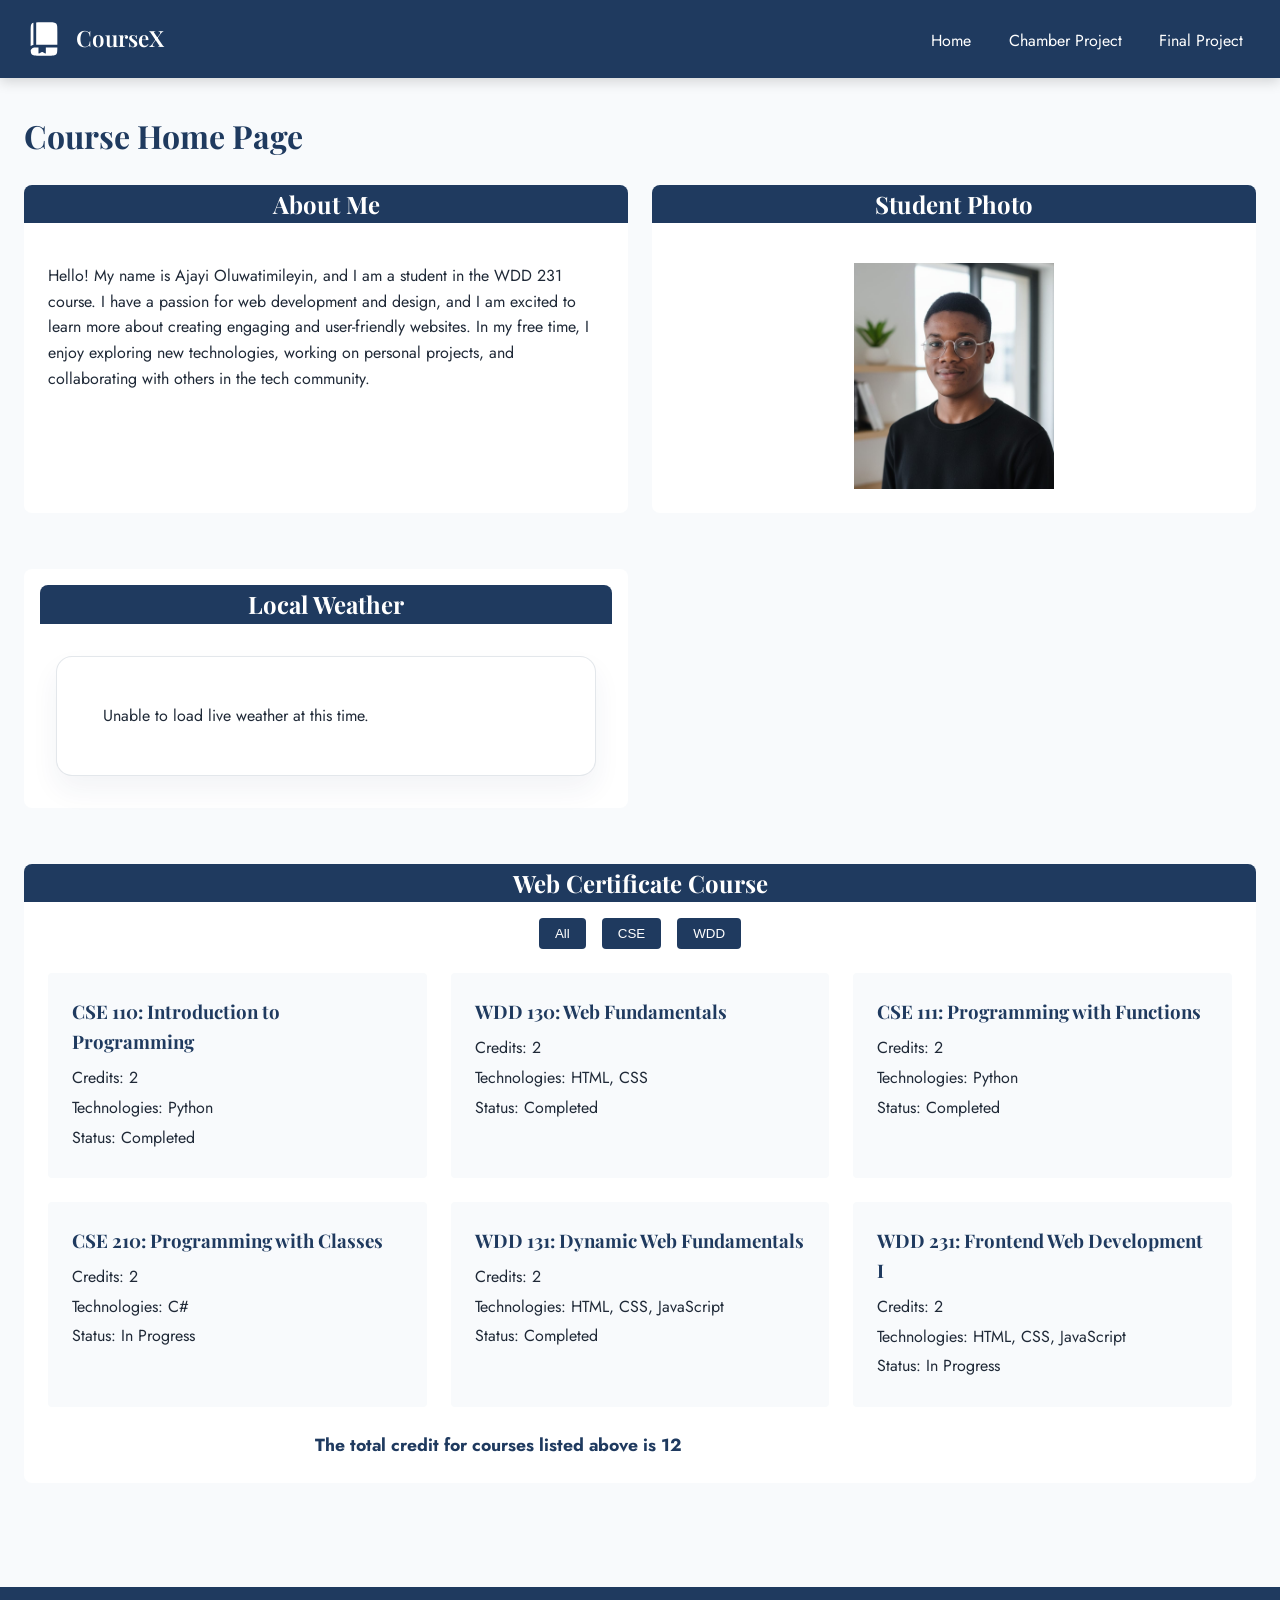
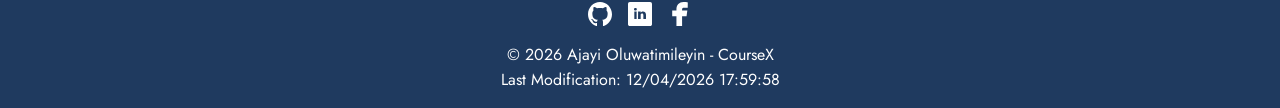
<file: index.html>
<!DOCTYPE html>
<html lang="en">

<head>
    <meta charset="UTF-8">
    <meta name="viewport" content="width=device-width, initial-scale=1.0">
    <meta name="description"
        content="This is WDD 231 - Course Home Page. This page is designed to provide information about the course, including syllabus, assignments, and resources for students.">
    <meta name="author" content="Ajayi Oluwatimileyin">
    <title>Course Home Page</title>
    <link rel="stylesheet" href="styles/small.css">
    <link rel="stylesheet" href="styles/larger.css">
    <link rel="preconnect" href="https://fonts.googleapis.com">
    <link rel="preconnect" href="https://fonts.gstatic.com" crossorigin>
    <link
        href="https://fonts.googleapis.com/css2?family=Playfair+Display:ital,wght@0,400;0,600;1,400&family=Jost:wght@300;400;500;600&display=swap"
        rel="stylesheet">
    <script src="scripts/script.js" defer></script>
</head>

<body>

    <header>
        <div class="logo">
            <img src="images/logo.svg" alt="CourseX Logo">
            <div class="name">CourseX</div>
        </div>


        <button class="hamburger-menu" type="button" aria-label="Open navigation menu" aria-expanded="false">
            <span></span>
            <span></span>
            <span></span>
        </button>

        <nav>
            <ul>
                <li><a href="index.html">Home</a></li>
                <li><a href="chamber.html">Chamber Project</a></li>
                <li><a href="final.html">Final Project</a></li>
            </ul>
        </nav>
    </header>

    <main>
        <h1 class="main-header">Course Home Page</h1>
        <div class="welcome-message">
            <section class="about-me">
                <h2>About Me</h2>
                <p>Hello! My name is Ajayi Oluwatimileyin, and I am a student in the WDD 231 course. I have a passion
                    for web development and design, and I am excited to learn more about creating engaging and
                    user-friendly websites. In my free time, I enjoy exploring new technologies, working on personal
                    projects, and collaborating with others in the tech community.</p>
            </section>
            <section class="student-photo">
                <h2>Student Photo</h2>
                <div class="photo-container">
                    <img src="images/my_picture.jpeg" alt="Student Photo">
                </div>
            </section>

            <section class="weather-section">
                <h2>Local Weather</h2>
                <div class="weather-grid">
                    <article class="weather-card" id="home-weather">
                        <p class="status-message">Loading weather...</p>
                    </article>
                </div>
            </section>

            <section class="student-course">
                <h2>Web Certificate Course</h2>
                <div class="buttons">
                    <button type="button" id="btn-all">All</button>
                    <button type="button" id="btn-cse">CSE</button>
                    <button type="button" id="btn-wdd">WDD</button>
                </div>
                <div id="course-container"></div>
            </section>
        </div>
    </main>


    <footer class="site-footer">
        <div class="socials">
            <a href="https://github.com/Timiano-tech/wdd231"><img src="images/github.svg" alt="GitHub"></a>
            <a href="https://www.linkedin.com"><img src="images/linkedin.svg" alt="LinkedIn"></a>
            <a href="https://www.facebook.com"><img src="images/facebook.svg" alt="Facebook"></a>
        </div>
        <p>&copy; <span id="currentyear"></span> Ajayi Oluwatimileyin - CourseX</p>
        <p id="lastModified">Last Modification:</p>
    </footer>

</body>

</html>
</file>
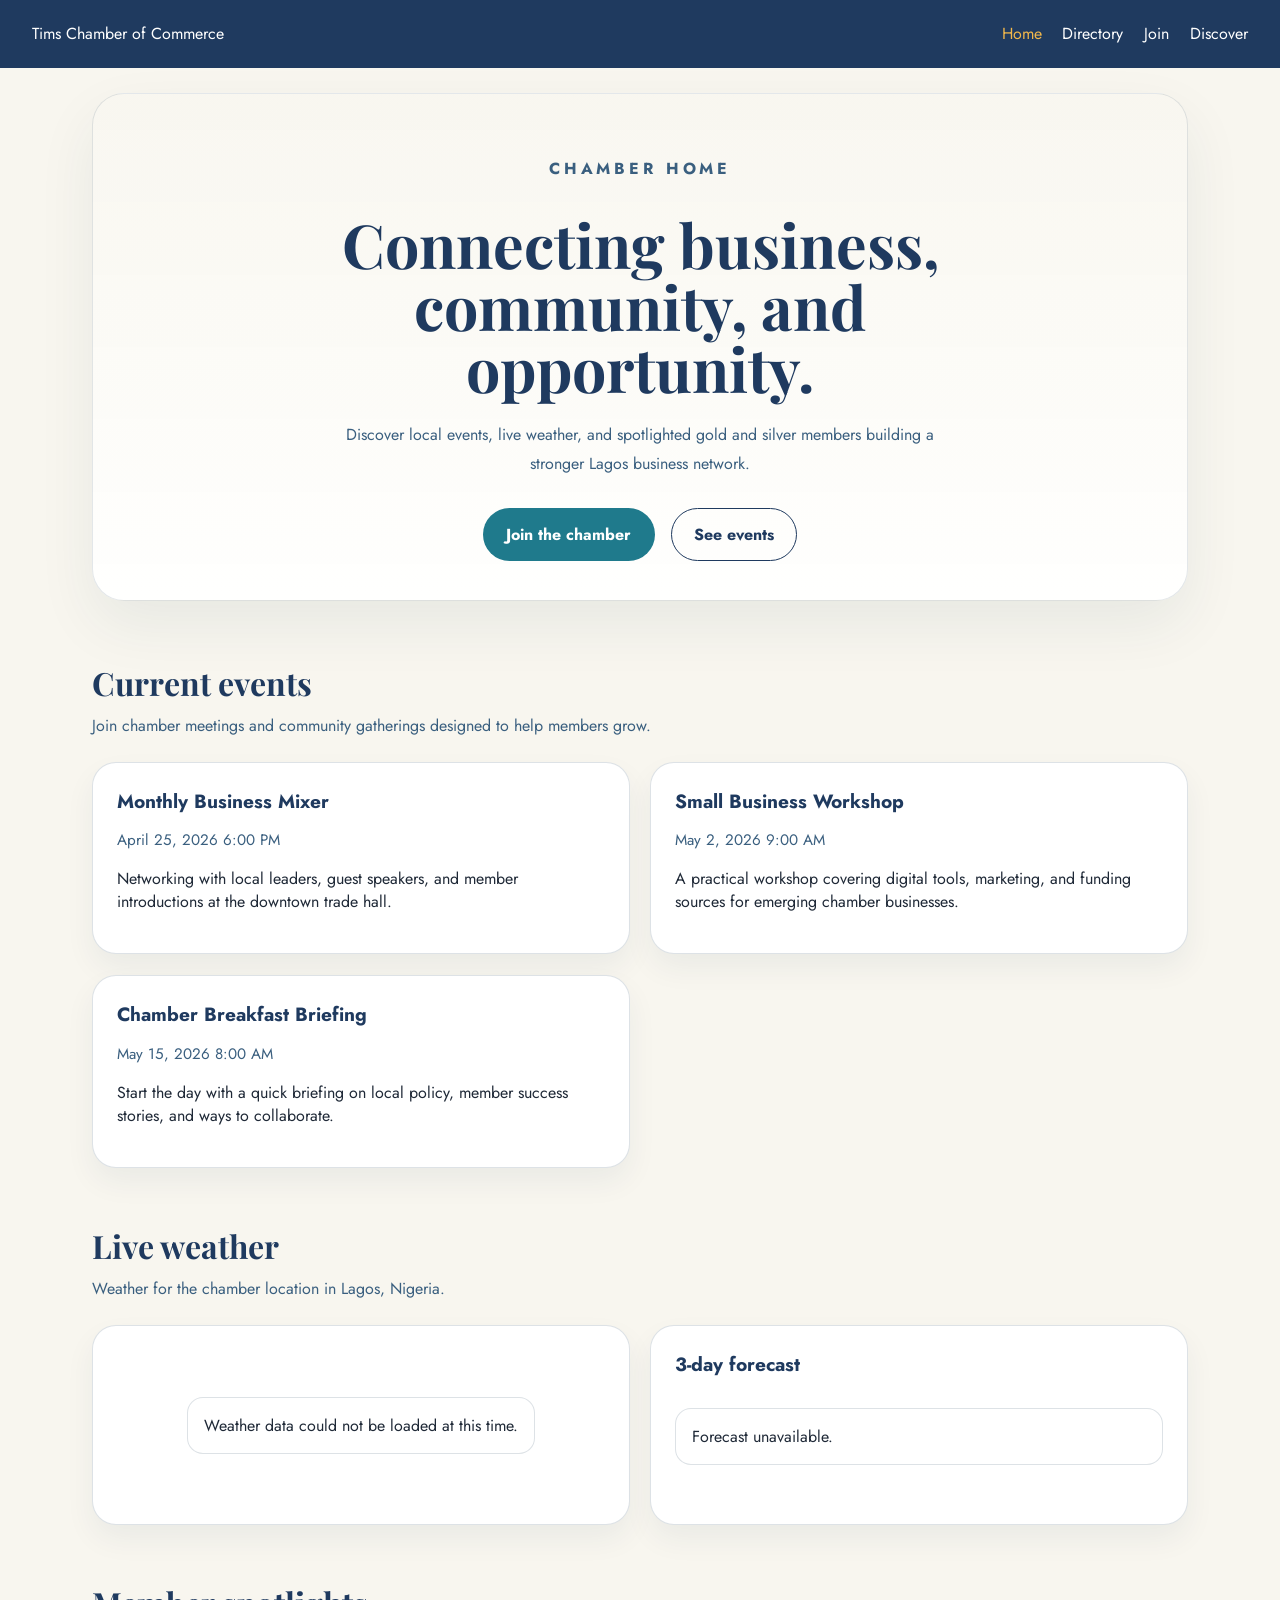
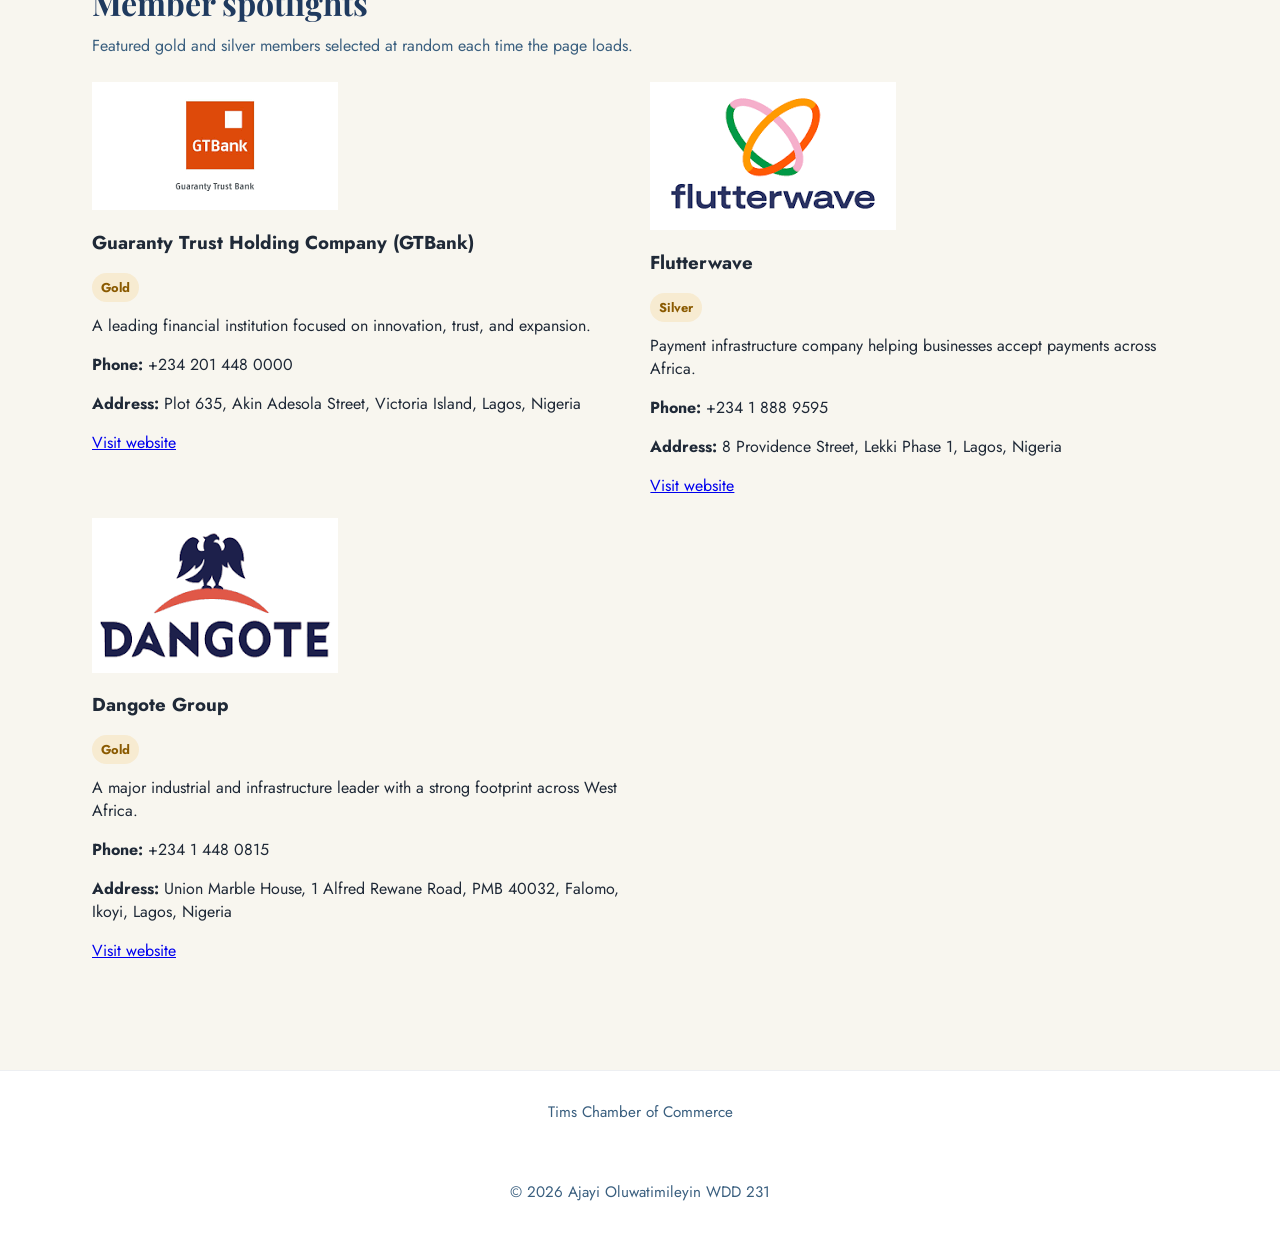
<file: chamber/index.html>
<!DOCTYPE html>
<html lang="en">

<head>
    <meta charset="UTF-8">
    <meta name="viewport" content="width=device-width, initial-scale=1.0">
    <meta name="description" content="Tims Chamber of Commerce home page with events, weather, and member spotlights.">
    <meta name="author" content="Ajayi Oluwatimileyin">
    <meta property="og:title" content="Tims Chamber of Commerce | Home">
    <meta property="og:description"
        content="Connecting business, community, and opportunity through Tims Chamber of Commerce.">
    <meta property="og:type" content="website">
    <meta property="og:site_name" content="Tims Chamber of Commerce">
    <meta property="og:image" content="https://timiano-tech.github.io/wdd231/chamber/images/meta-image.png">
    <meta property="og:url" content="https://timiano-tech.github.io/wdd231/chamber/index.html">
    <title>Tims Chamber of Commerce | Home</title>
    <link rel="stylesheet" href="styles/small.css">
    <link rel="stylesheet" href="styles/larger.css">
    <link rel="preconnect" href="https://fonts.googleapis.com">
    <link rel="preconnect" href="https://fonts.gstatic.com" crossorigin>
    <link rel="icon" href="images/github.svg">
    <link
        href="https://fonts.googleapis.com/css2?family=Playfair+Display:ital,wght@0,400;0,600;1,400&family=Jost:wght@300;400;500;600&display=swap"
        rel="stylesheet">
    <script src="scripts/home.js" defer></script>
</head>

<body>
    <header class="site-header">
        <div class="brand">
            Tims Chamber of Commerce
        </div>
        <button class="menu-toggle" aria-label="Toggle navigation" aria-expanded="false">
            <span></span>
            <span></span>
            <span></span>
        </button>
        <nav class="main-nav" aria-label="Main navigation">
            <a href="index.html" class="active">Home</a>
            <a href="directory.html">Directory</a>
            <a href="join.html">Join</a>
            <a href="discover.html">Discover</a>
        </nav>
    </header>

    <main>
        <section class="hero">
            <div class="hero-content">
                <p class="eyebrow">Chamber home</p>
                <h1>Connecting business, community, and opportunity.</h1>
                <p>Discover local events, live weather, and spotlighted gold and silver members building a stronger
                    Lagos business network.</p>
                <div class="hero-actions">
                    <a class="button button-primary" href="join.html">Join the chamber</a>
                    <a class="button button-secondary" href="#events">See events</a>
                </div>
            </div>
        </section>

        <section id="events" class="section">
            <div class="section-header">
                <h2>Current events</h2>
                <p>Join chamber meetings and community gatherings designed to help members grow.</p>
            </div>
            <div class="events-grid">
                <article class="event-card">
                    <h3>Monthly Business Mixer</h3>
                    <p class="event-meta">April 25, 2026 6:00 PM</p>
                    <p>Networking with local leaders, guest speakers, and member introductions at the downtown trade
                        hall.</p>
                </article>
                <article class="event-card">
                    <h3>Small Business Workshop</h3>
                    <p class="event-meta">May 2, 2026 9:00 AM</p>
                    <p>A practical workshop covering digital tools, marketing, and funding sources for emerging chamber
                        businesses.</p>
                </article>
                <article class="event-card">
                    <h3>Chamber Breakfast Briefing</h3>
                    <p class="event-meta">May 15, 2026 8:00 AM</p>
                    <p>Start the day with a quick briefing on local policy, member success stories, and ways to
                        collaborate.</p>
                </article>
            </div>
        </section>

        <section id="weather" class="section weather-section">
            <div class="section-header">
                <h2>Live weather</h2>
                <p>Weather for the chamber location in Lagos, Nigeria.</p>
            </div>
            <div class="weather-grid">
                <article class="weather-card current-weather" aria-live="polite" id="current-weather">
                    <p class="status-message">Loading weather...</p>
                </article>
                <article class="weather-card forecast-card">
                    <h3>3-day forecast</h3>
                    <div id="forecast-cards" class="forecast-list">
                        <p class="status-message">Loading forecast...</p>
                    </div>
                </article>
            </div>
        </section>

        <section id="spotlights" class="section">
            <div class="section-header">
                <h2>Member spotlights</h2>
                <p>Featured gold and silver members selected at random each time the page loads.</p>
            </div>
            <div id="spotlights-container" class="spotlight-grid" aria-live="polite">
                <p class="status-message">Loading spotlight members...</p>
            </div>
        </section>
    </main>

    <footer>
        <div>
            <p>Tims Chamber of Commerce</p>
        </div>

        <div class="socials">
            <a href="https://github.com/Timiano-tech/wdd231"><img src="images/github.svg" alt="GitHub"></a>
            <a href="https://www.linkedin.com"><img src="images/linkedin.svg" alt="LinkedIn"></a>
            <a href="https://www.facebook.com"><img src="images/facebook.svg" alt="Facebook"></a>
        </div>

        <div>
            <p>&copy; <span id="currentyear"></span> Ajayi Oluwatimileyin WDD 231</p>
        </div>
    </footer>
</body>

</html>
</file>
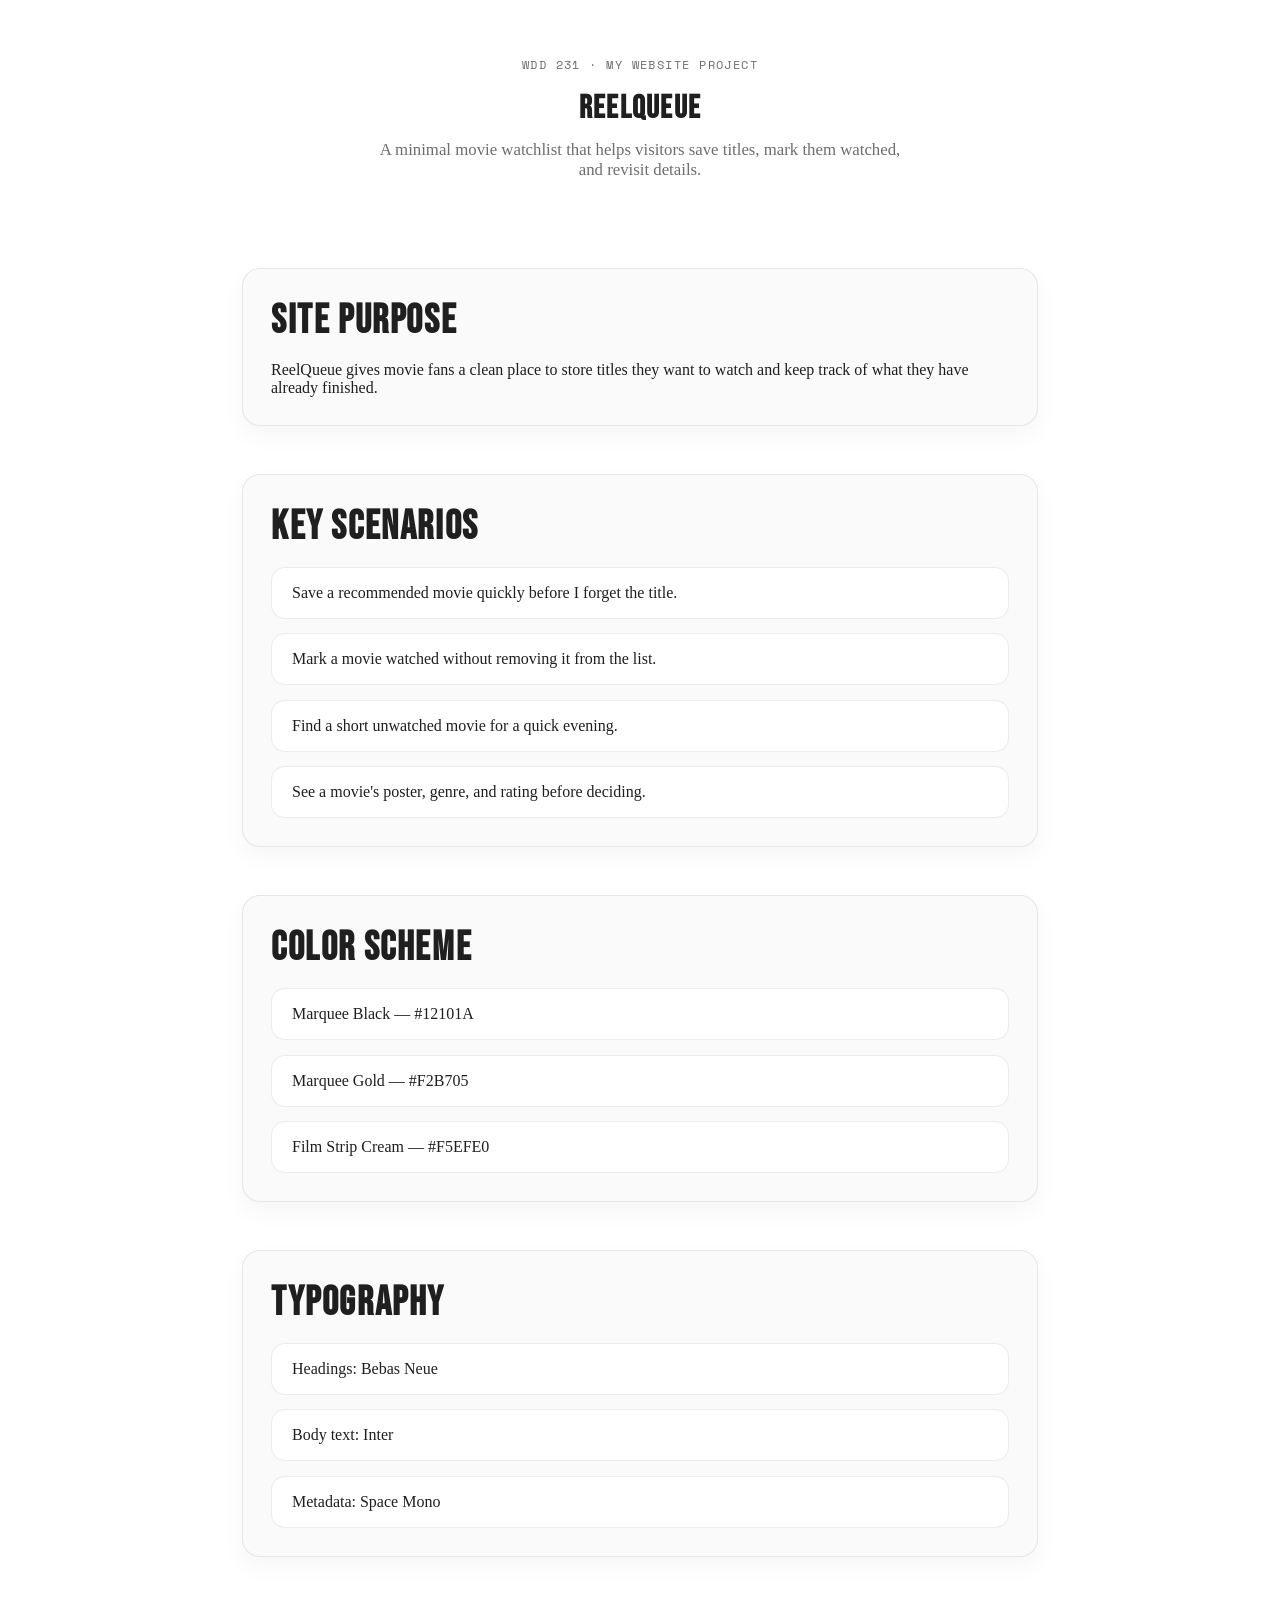
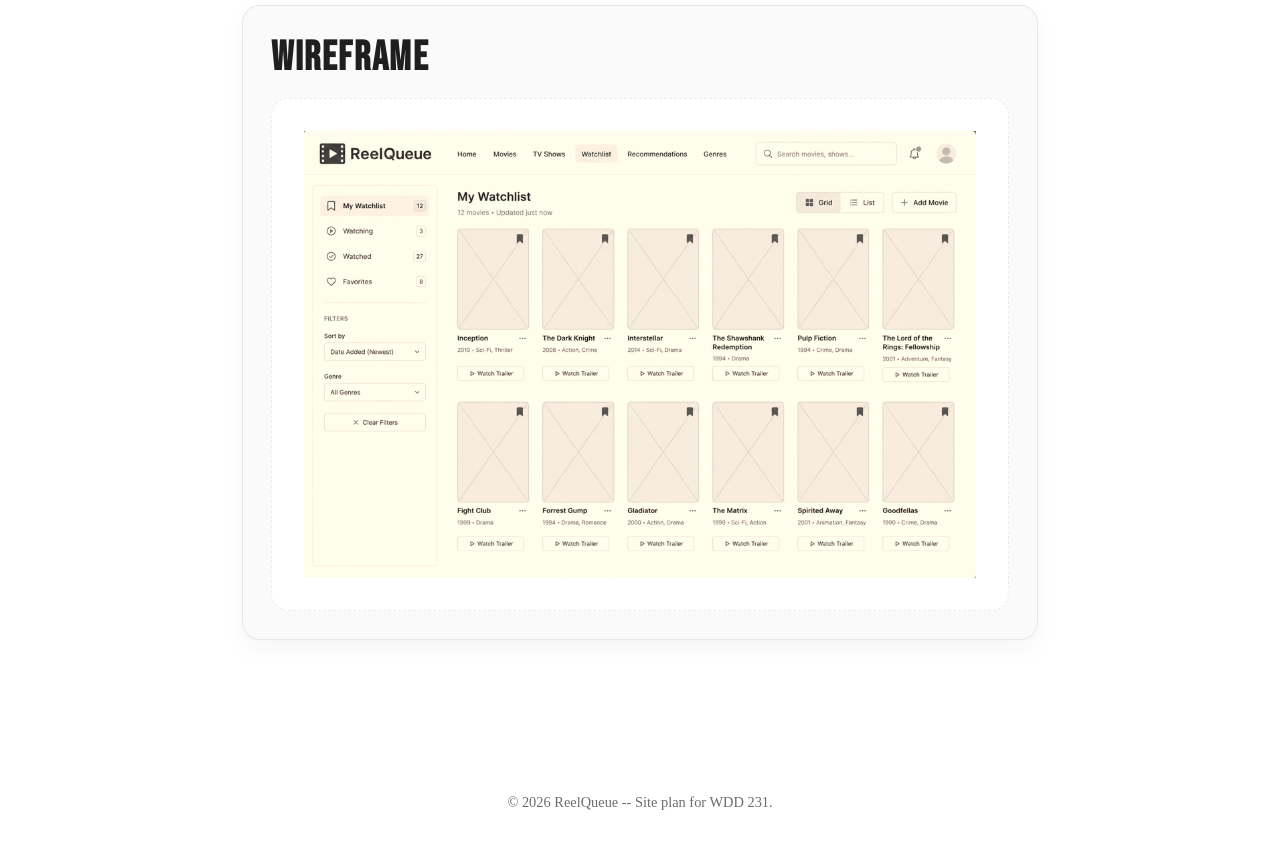
<file: website_plan/index.html>
<!DOCTYPE html>
<html lang="en">

<head>
    <meta charset="UTF-8">
    <meta name="viewport" content="width=device-width, initial-scale=1.0">
    <title>ReelQueue — Site Plan</title>
    <meta name="description" content="Simple site plan for ReelQueue, a personal movie watchlist.">
    <meta name="author" content="Timi Ajayi">
    <link rel="preconnect" href="https://fonts.googleapis.com">
    <link rel="preconnect" href="https://fonts.gstatic.com" crossorigin>
    <link
        href="https://fonts.googleapis.com/css2?family=Bebas+Neue&family=Inter:wght@400;600;700&family=Space+Mono:wght@400;700&display=swap"
        rel="stylesheet">
    <link rel="stylesheet" href="styles.css">
</head>

<body>

    <header class="site-header">
        <p class="eyebrow">WDD 231 · My Website Project</p>
        <h1>ReelQueue</h1>
        <p class="tagline">A minimal movie watchlist that helps visitors save titles, mark them watched, and revisit
            details.</p>
    </header>

    <main>

        <section class="plan-section">
            <h2>Site Purpose</h2>
            <p>ReelQueue gives movie fans a clean place to store titles they want to watch and keep track of what they
                have already finished.</p>
        </section>

        <section class="plan-section">
            <h2>Key Scenarios</h2>
            <ul class="simple-list">
                <li>Save a recommended movie quickly before I forget the title.</li>
                <li>Mark a movie watched without removing it from the list.</li>
                <li>Find a short unwatched movie for a quick evening.</li>
                <li>See a movie's poster, genre, and rating before deciding.</li>
            </ul>
        </section>

        <section class="plan-section">
            <h2>Color Scheme</h2>
            <ul class="simple-list">
                <li>Marquee Black — #12101A</li>
                <li>Marquee Gold — #F2B705</li>
                <li>Film Strip Cream — #F5EFE0</li>
            </ul>
        </section>

        <section class="plan-section">
            <h2>Typography</h2>
            <ul class="simple-list">
                <li>Headings: Bebas Neue</li>
                <li>Body text: Inter</li>
                <li>Metadata: Space Mono</li>
            </ul>
        </section>

        <section class="plan-section">
            <h2>Wireframe</h2>
            <div class="wireframe-placeholder">
                <span>
                    <img src="images/wireframe.png" alt="wireframe">
                </span>
            </div>
        </section>

    </main>

    <footer class="site-footer">
        <p>&copy; 2026 ReelQueue -- Site plan for WDD 231.</p>
    </footer>

</body>

</html>
</file>
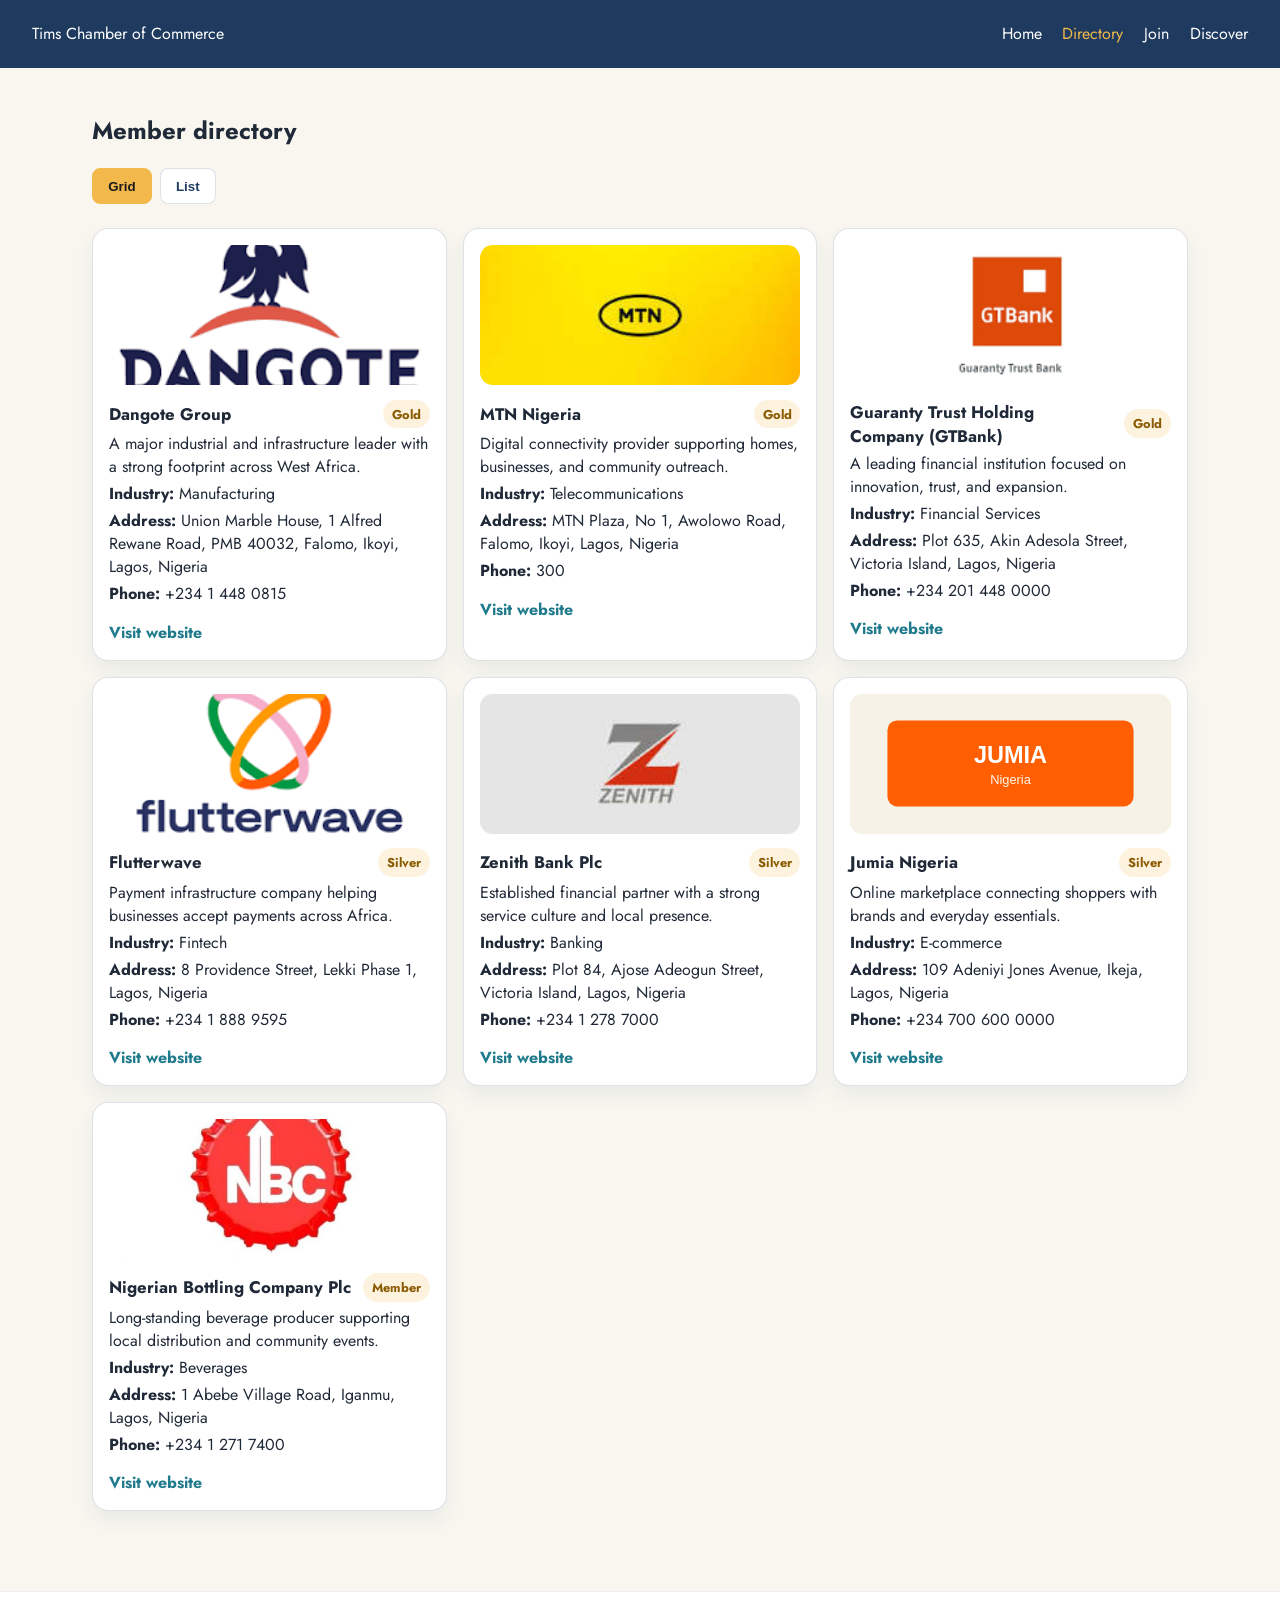
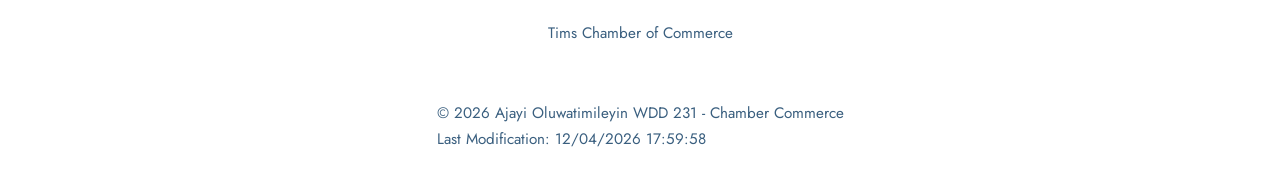
<file: chamber/directory.html>
<!DOCTYPE html>
<html lang="en">

<head>
    <meta charset="UTF-8">
    <meta name="viewport" content="width=device-width, initial-scale=1.0">
    <meta name="description" content="Find and connect with members of Tims Chamber of Commerce.">
    <meta name="author" content="Ajayi Oluwatimileyin">
    <meta property="og:title" content="Tims Chamber of Commerce Directory">
    <meta property="og:description"
        content="Discover the businesses and organizations that make up Tims Chamber of Commerce.">
    <meta property="og:type" content="website">
    <meta property="og:site_name" content="Tims Chamber of Commerce">
    <meta property="og:image" content="https://timiano-tech.github.io/wdd231/chamber/images/meta-image.png">
    <meta property="og:url" content="https://timiano-tech.github.io/wdd231/chamber/directory.html">
    <title>Tims Chamber of Commerce | Directory</title>
    <link rel="stylesheet" href="styles/small.css">
    <link rel="stylesheet" href="styles/larger.css">
    <link rel="preconnect" href="https://fonts.googleapis.com">
    <link rel="preconnect" href="https://fonts.gstatic.com" crossorigin>
    <link rel="icon" href="/path/favicon.ico">
    <link
        href="https://fonts.googleapis.com/css2?family=Playfair+Display:ital,wght@0,400;0,600;1,400&family=Jost:wght@300;400;500;600&display=swap"
        rel="stylesheet">
    <script src="scripts/directory.js" defer></script>
</head>

<body>
    <header class="site-header">
        <div class="brand">
            Tims Chamber of Commerce
        </div>
        <button class="menu-toggle" aria-label="Toggle navigation" aria-expanded="false">
            <span></span>
            <span></span>
            <span></span>
        </button>
        <nav class="main-nav" aria-label="Main navigation">
            <a href="#">Home</a>
            <a href="directory.html" class="active">Directory</a>
            <a href="join.html">Join</a>
            <a href="discover.html">Discover</a>
        </nav>
    </header>

    <main>
        <section class="page-intro">
            <div>
                <h1>Member directory</h1>
            </div>
            <div class="view-toggle" role="toolbar" aria-label="View toggle">
                <button class="toggle-btn active" data-view="grid" aria-pressed="true">Grid</button>
                <button class="toggle-btn" data-view="list" aria-pressed="false">List</button>
            </div>
        </section>

        <section class="member-section">
            <div id="members-container" class="member-list grid"></div>
        </section>
    </main>

    <footer>

        <div>
            <p>Tims Chamber of Commerce</p>
            <p></p>

        </div>

        <div class="socials">
            <a href="https://github.com/Timiano-tech/wdd231"><img src="images/github.svg" alt="GitHub"></a>
            <a href="https://www.linkedin.com"><img src="images/linkedin.svg" alt="LinkedIn"></a>
            <a href="https://www.facebook.com"><img src="images/facebook.svg" alt="Facebook"></a>
        </div>

        <div>
            <p>&copy; <span id="currentyear"></span> Ajayi Oluwatimileyin WDD 231 - Chamber Commerce</p>
            <p id="lastModified">Last Modification:</p>
        </div>
    </footer>


</body>

</html>
</file>
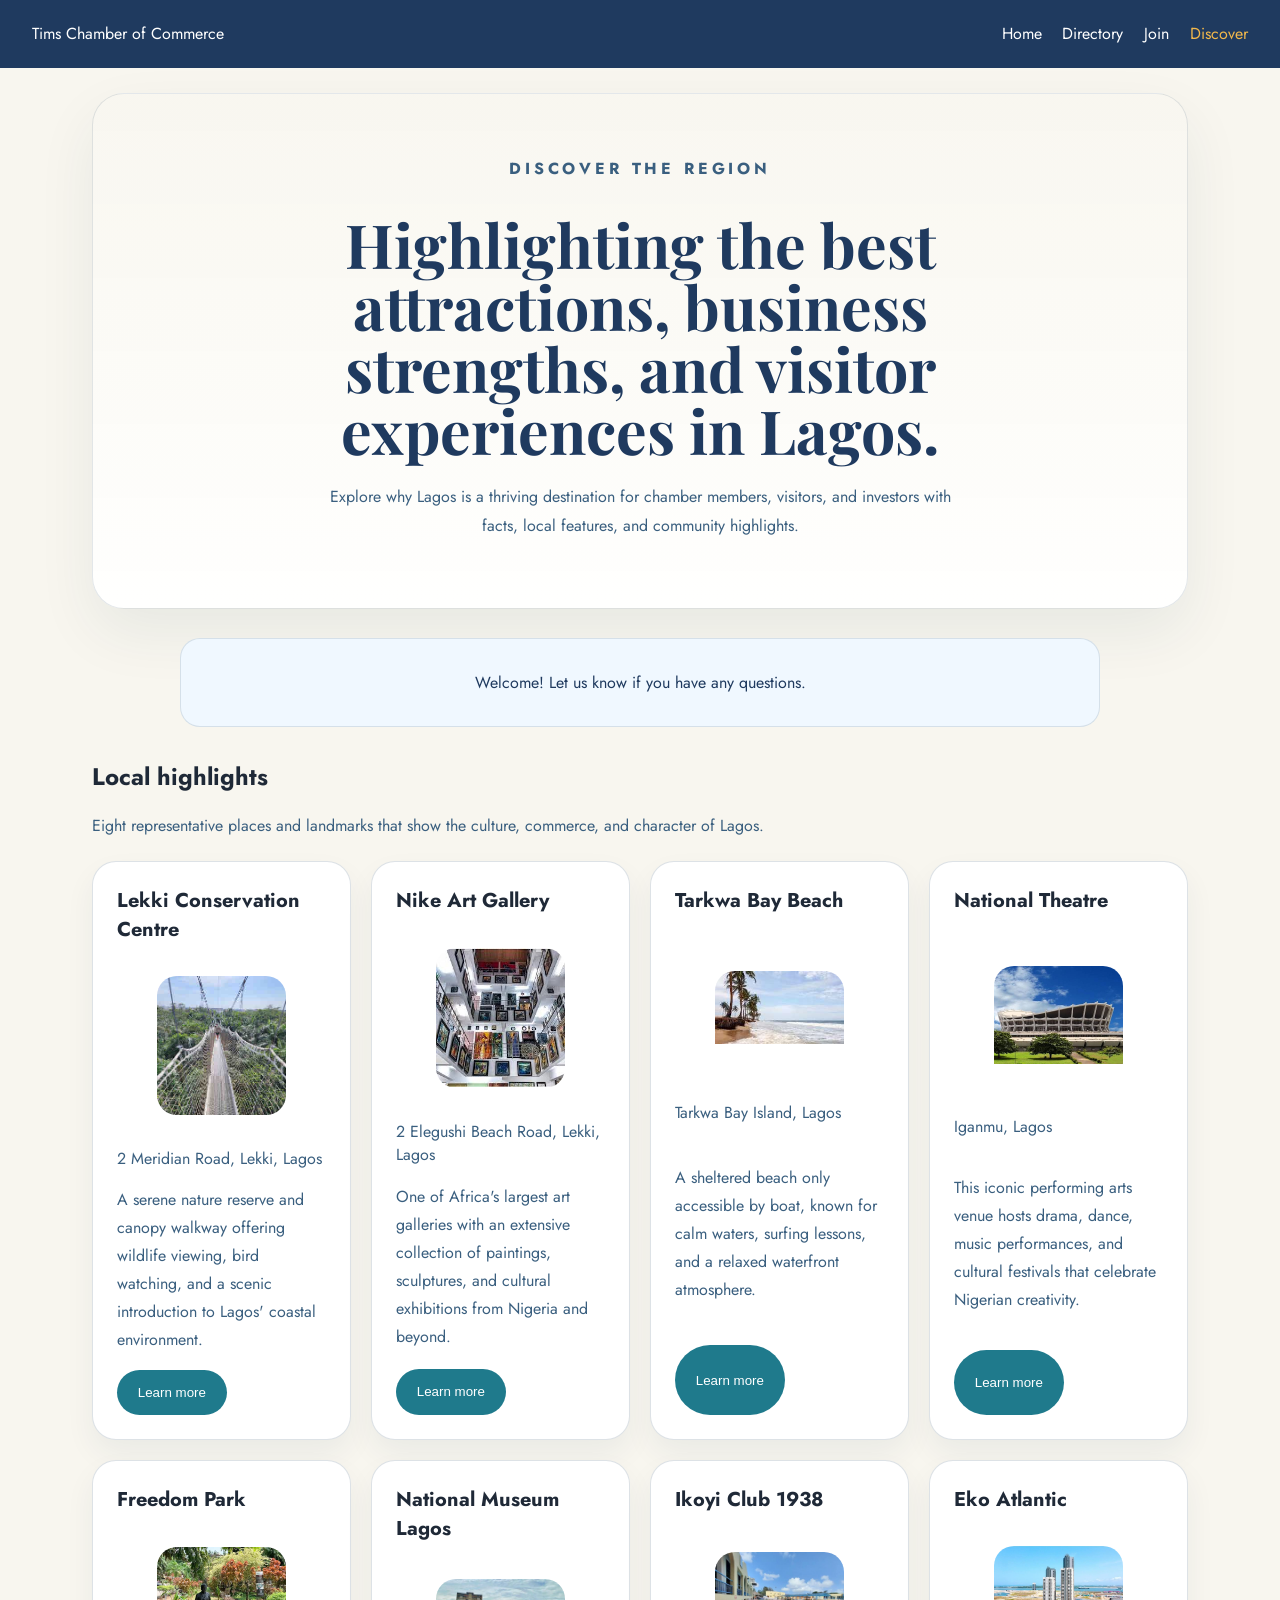
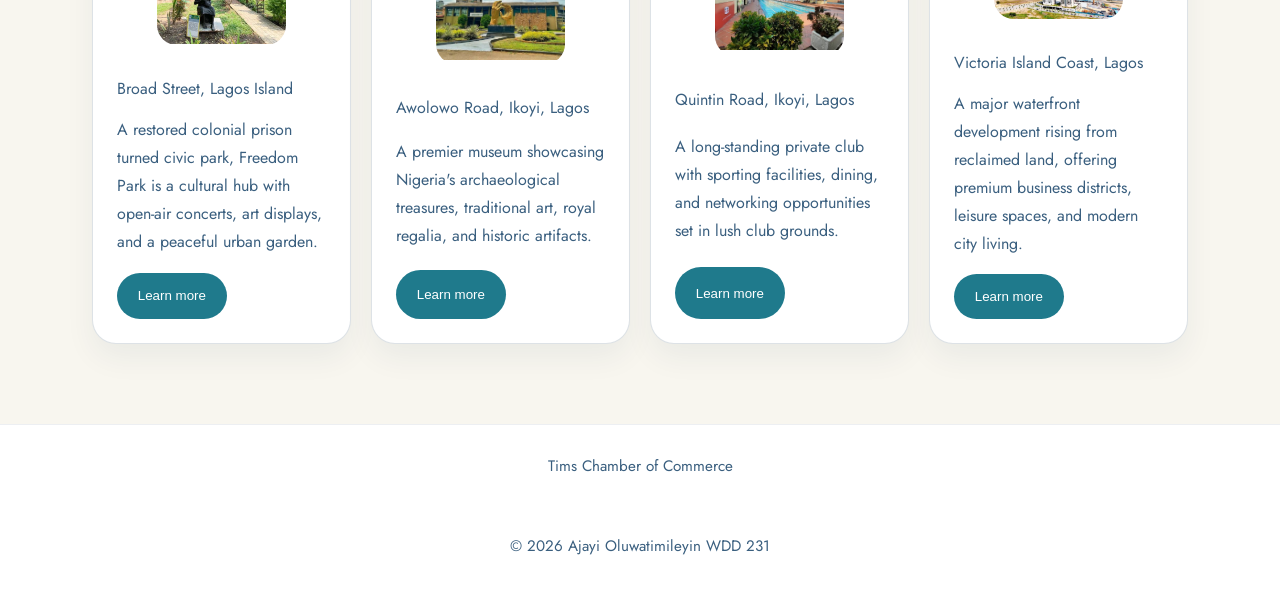
<file: chamber/discover.html>
<!DOCTYPE html>
<html lang="en">

<head>
    <meta charset="UTF-8">
    <meta name="viewport" content="width=device-width, initial-scale=1.0">
    <meta name="description"
        content="Discover the best attractions and business-friendly features of Lagos with Tims Chamber of Commerce.">
    <meta name="author" content="Ajayi Oluwatimileyin">
    <meta property="og:title" content="Tims Chamber of Commerce | Discover">
    <meta property="og:description"
        content="Explore local attractions, demographics, and business strengths that make Lagos an ideal place for members and visitors.">
    <meta property="og:type" content="website">
    <meta property="og:site_name" content="Tims Chamber of Commerce">
    <meta property="og:image" content="https://timiano-tech.github.io/wdd231/chamber/images/meta-image.png">
    <meta property="og:url" content="https://timiano-tech.github.io/wdd231/chamber/discover.html">
    <title>Tims Chamber of Commerce | Discover</title>
    <link rel="stylesheet" href="styles/small.css">
    <link rel="stylesheet" href="styles/larger.css">
    <link rel="preconnect" href="https://fonts.googleapis.com">
    <link rel="preconnect" href="https://fonts.gstatic.com" crossorigin>
    <link rel="icon" href="images/github.svg">
    <link
        href="https://fonts.googleapis.com/css2?family=Playfair+Display:ital,wght@0,400;0,600;1,400&family=Jost:wght@300;400;500;600&display=swap"
        rel="stylesheet">
    <script src="scripts/discover.js" type="module"></script>
</head>

<body>
    <header class="site-header">
        <div class="brand">
            Tims Chamber of Commerce
        </div>
        <button class="menu-toggle" aria-label="Toggle navigation" aria-expanded="false">
            <span></span>
            <span></span>
            <span></span>
        </button>
        <nav class="main-nav" aria-label="Main navigation">
            <a href="index.html">Home</a>
            <a href="directory.html">Directory</a>
            <a href="join.html">Join</a>
            <a href="discover.html" class="active">Discover</a>
        </nav>
    </header>

    <main>
        <section class="hero discover-hero">
            <div class="hero-content">
                <p class="eyebrow">Discover the region</p>
                <h1>Highlighting the best attractions, business strengths, and visitor experiences in Lagos.</h1>
                <p>Explore why Lagos is a thriving destination for chamber members, visitors, and investors with facts,
                    local features, and community highlights.</p>
            </div>
        </section>

        <section class="visit-message" aria-live="polite">
            <p id="visit-message"></p>
        </section>

        <section class="page-intro">
            <div>
                <h2>Local highlights</h2>
                <p>Eight representative places and landmarks that show the culture, commerce, and character of Lagos.
                </p>
            </div>
        </section>

        <section class="discover-grid" id="discover-grid" aria-label="Discover attractions"></section>
    </main>

    <footer>
        <div>
            <p>Tims Chamber of Commerce</p>
        </div>

        <div class="socials">
            <a href="https://github.com/Timiano-tech/wdd231"><img src="images/github.svg" alt="GitHub"></a>
            <a href="https://www.linkedin.com"><img src="images/linkedin.svg" alt="LinkedIn"></a>
            <a href="https://www.facebook.com"><img src="images/facebook.svg" alt="Facebook"></a>
        </div>

        <div>
            <p>&copy; <span id="currentyear"></span> Ajayi Oluwatimileyin WDD 231</p>
        </div>
    </footer>
</body>

</html>
</file>
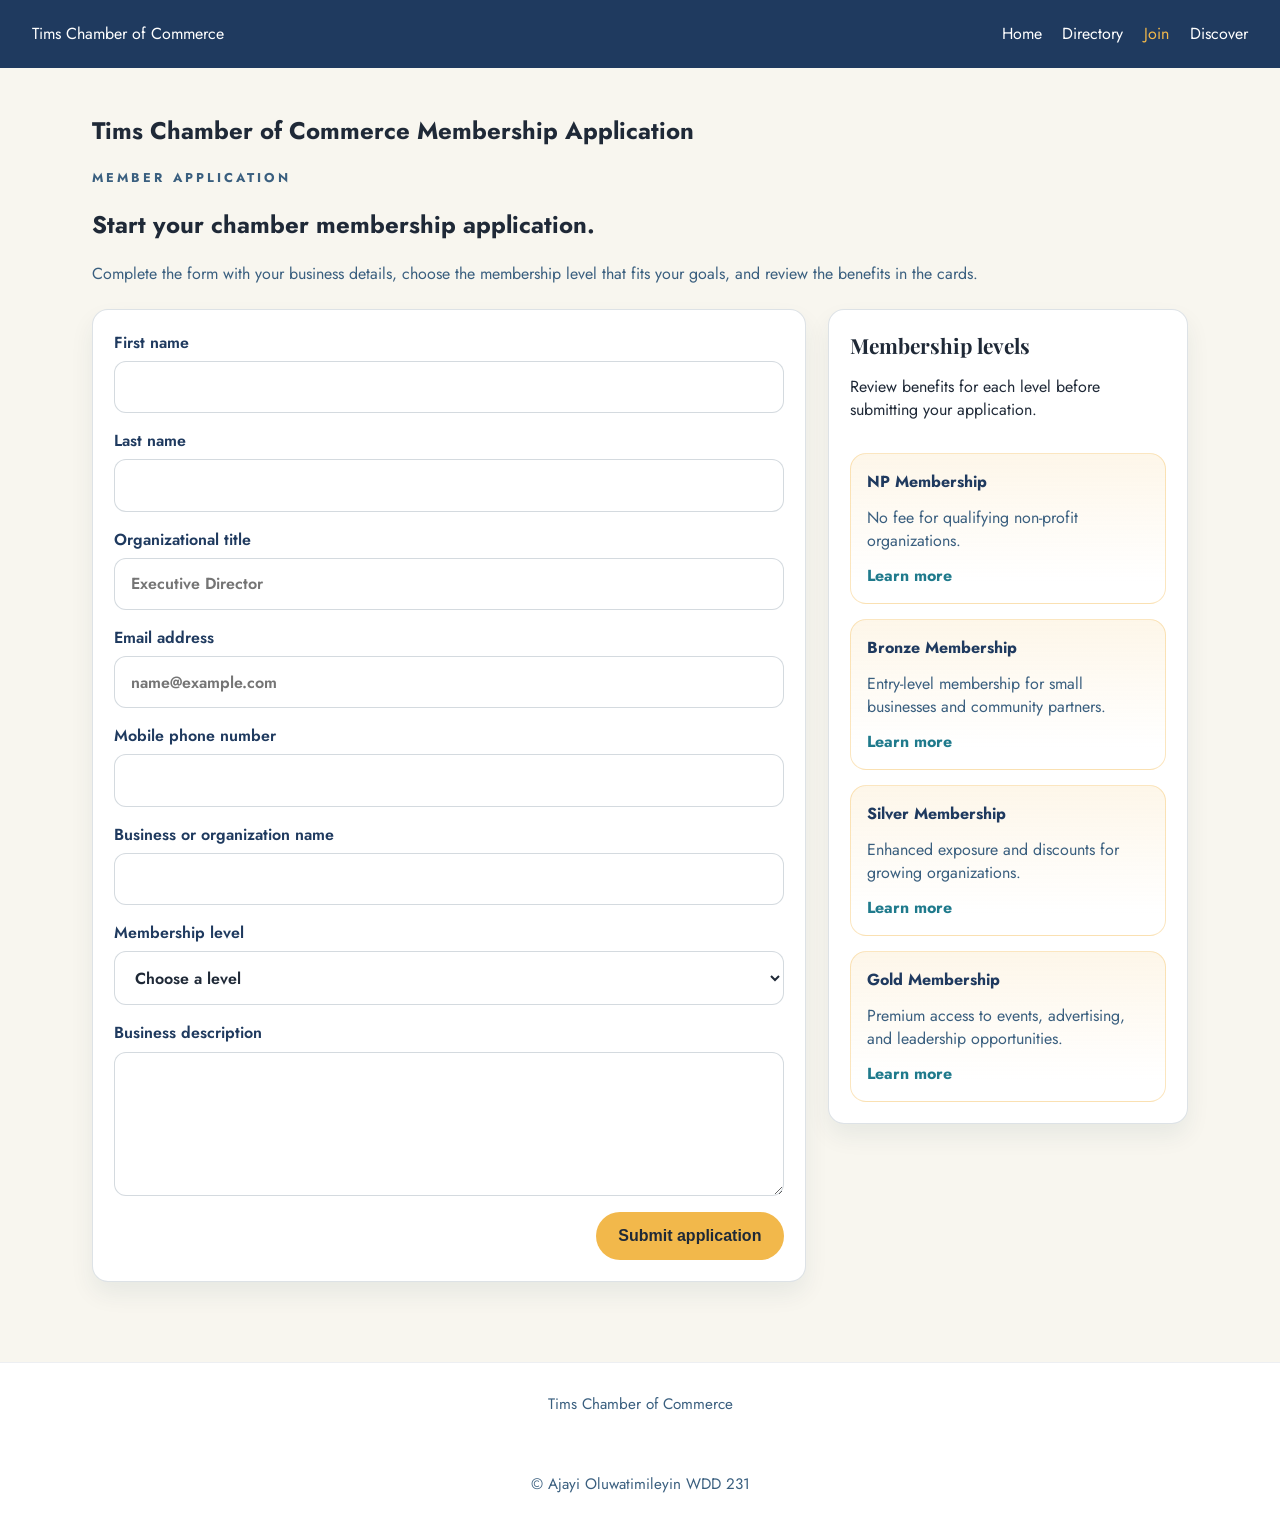
<file: chamber/join.html>
﻿<!DOCTYPE html>
<html lang="en">

<head>
    <meta charset="UTF-8">
    <meta name="viewport" content="width=device-width, initial-scale=1.0">
    <meta name="description" content="Apply to join Tims Chamber of Commerce with a membership application form.">
    <meta property="og:title" content="Tims Chamber of Commerce | Join Membership Application">
    <meta property="og:description"
        content="Apply for chamber membership with business details, choose the right level, and discover member benefits for non-profits and local businesses.">
    <meta property="og:image" content="https://timiano-tech.github.io/wdd231/chamber/images/meta-image.png">
    <meta property="og:url" content="https://timiano-tech.github.io/wdd231/chamber/join.html">
    <meta name="author" content="Ajayi Oluwatimileyin">
    <title>Tims Chamber of Commerce | Join</title>
    <link rel="stylesheet" href="styles/small.css">
    <link rel="stylesheet" href="styles/larger.css">
    <link rel="preconnect" href="https://fonts.googleapis.com">
    <link rel="preconnect" href="https://fonts.gstatic.com" crossorigin>
    <link rel="icon" href="images/github.svg">
    <link
        href="https://fonts.googleapis.com/css2?family=Playfair+Display:ital,wght@0,400;0,600;1,400&family=Jost:wght@300;400;500;600&display=swap"
        rel="stylesheet">
    <link rel="stylesheet" href="styles/join.css">
    <script src="scripts/join.js" defer></script>
</head>

<body>
    <header class="site-header">
        <div class="brand">
            Tims Chamber of Commerce
        </div>
        <button class="menu-toggle" aria-label="Toggle navigation" aria-expanded="false">
            <span></span>
            <span></span>
            <span></span>
        </button>
        <nav class="main-nav" aria-label="Main navigation">
            <a href="index.html">Home</a>
            <a href="directory.html">Directory</a>
            <a href="join.html" class="active">Join</a>
            <a href="discover.html">Discover</a>
        </nav>
    </header>

    <main>
        <section class="page-intro">
            <h1>Tims Chamber of Commerce Membership Application</h1>
            <p class="eyebrow">Member application</p>
            <h2>Start your chamber membership application.</h2>
            <p>Complete the form with your business details, choose the membership level that fits your goals, and
                review the benefits in the cards.</p>
        </section>

        <div class="join-grid">
            <form class="membership-form" method="get" action="thankyou.html">
                <label>
                    First name
                    <input type="text" name="firstName" title="Applicant first name" autocomplete="given-name" required>
                </label>

                <label>
                    Last name
                    <input type="text" name="lastName" title="Applicant last name" autocomplete="family-name" required>
                </label>

                <label>
                    Organizational title
                    <input type="text" name="orgTitle" title="Applicant organizational title"
                        autocomplete="organization-title" pattern="[A-Za-z\- ]{7,}" placeholder="Executive Director">
                </label>

                <label>
                    Email address
                    <input type="email" name="email" title="Applicant email address" autocomplete="email"
                        placeholder="name@example.com" required>
                </label>

                <label>
                    Mobile phone number
                    <input type="tel" name="phone" title="Applicant mobile phone number" autocomplete="tel" required>
                </label>

                <label>
                    Business or organization name
                    <input type="text" name="organization" title="Business or organization name"
                        autocomplete="organization" required>
                </label>

                <label>
                    Membership level
                    <select name="membershipLevel" title="Select membership level" required>
                        <option value="">Choose a level</option>
                        <option value="np">NP Membership</option>
                        <option value="bronze">Bronze Membership</option>
                        <option value="silver">Silver Membership</option>
                        <option value="gold">Gold Membership</option>
                    </select>
                </label>

                <label>
                    Business description
                    <textarea name="description" title="Business or organization description" rows="5"></textarea>
                </label>

                <input type="hidden" id="timestamp" name="timestamp">

                <div class="form-actions">
                    <button type="submit">Submit application</button>
                </div>
            </form>

            <aside class="membership-cards" aria-label="Membership benefits">
                <div class="cards-header">
                    <h3>Membership levels</h3>
                    <p>Review benefits for each level before submitting your application.</p>
                </div>

                <div class="cards-grid">
                    <article class="membership-card">
                        <h4>NP Membership</h4>
                        <p>No fee for qualifying non-profit organizations.</p>
                        <a href="#" data-modal="modal-np">Learn more</a>
                    </article>

                    <article class="membership-card">
                        <h4>Bronze Membership</h4>
                        <p>Entry-level membership for small businesses and community partners.</p>
                        <a href="#" data-modal="modal-bronze">Learn more</a>
                    </article>

                    <article class="membership-card">
                        <h4>Silver Membership</h4>
                        <p>Enhanced exposure and discounts for growing organizations.</p>
                        <a href="#" data-modal="modal-silver">Learn more</a>
                    </article>

                    <article class="membership-card">
                        <h4>Gold Membership</h4>
                        <p>Premium access to events, advertising, and leadership opportunities.</p>
                        <a href="#" data-modal="modal-gold">Learn more</a>
                    </article>
                </div>
            </aside>
        </div>

        <div class="modal" id="modal-np" aria-hidden="true">
            <div class="modal-backdrop" data-close="true"></div>
            <div class="modal-panel" role="dialog" aria-modal="true" aria-labelledby="modal-np-title">
                <div class="modal-content">
                    <button class="modal-close" aria-label="Close NP membership details">×</button>
                    <h3 id="modal-np-title">NP Membership</h3>
                    <p>The NP Membership is designed for non-profit businesses looking for support, community
                        connections, and access to select events without an annual fee.</p>
                    <ul>
                        <li>Access to community networking events</li>
                        <li>Invitations to training and volunteer workshops</li>
                        <li>Visibility in the chamber directory</li>
                        <li>Support for collaborative grant and fundraising efforts</li>
                    </ul>
                </div>
            </div>
        </div>

        <div class="modal" id="modal-bronze" aria-hidden="true">
            <div class="modal-backdrop" data-close="true"></div>
            <div class="modal-panel" role="dialog" aria-modal="true" aria-labelledby="modal-bronze-title">
                <div class="modal-content">
                    <button class="modal-close" aria-label="Close Bronze membership details">×</button>
                    <h3 id="modal-bronze-title">Bronze Membership</h3>
                    <p>Bronze members gain a stronger chamber presence with marketing support and exclusive event access
                        tailored for new and small businesses.</p>
                    <ul>
                        <li>Quarterly promotional spotlight in member communications</li>
                        <li>Discounted rates for workshops and trainings</li>
                        <li>Access to member-only networking socials</li>
                        <li>Priority invitations to local community events</li>
                    </ul>
                </div>
            </div>
        </div>

        <div class="modal" id="modal-silver" aria-hidden="true">
            <div class="modal-backdrop" data-close="true"></div>
            <div class="modal-panel" role="dialog" aria-modal="true" aria-labelledby="modal-silver-title">
                <div class="modal-content">
                    <button class="modal-close" aria-label="Close Silver membership details">×</button>
                    <h3 id="modal-silver-title">Silver Membership</h3>
                    <p>Silver members receive expanded visibility plus deeper discounts and access to leadership
                        development resources.</p>
                    <ul>
                        <li>Featured placement on the chamber homepage</li>
                        <li>Reduced fees for training, seminars, and conferences</li>
                        <li>Invitations to strategy sessions and member roundtables</li>
                        <li>Access to advertising opportunities and event sponsorships</li>
                    </ul>
                </div>
            </div>
        </div>

        <div class="modal" id="modal-gold" aria-hidden="true">
            <div class="modal-backdrop" data-close="true"></div>
            <div class="modal-panel" role="dialog" aria-modal="true" aria-labelledby="modal-gold-title">
                <div class="modal-content">
                    <button class="modal-close" aria-label="Close Gold membership details">×</button>
                    <h3 id="modal-gold-title">Gold Membership</h3>
                    <p>Gold membership delivers premium benefits for businesses seeking maximum exposure, advertising
                        benefits, and leadership influence.</p>
                    <ul>
                        <li>Spotlight advertising on the home page and member directory</li>
                        <li>Exclusive sponsor opportunities for major chamber events</li>
                        <li>Complimentary leadership workshops and coaching sessions</li>
                        <li>VIP access to networking dinners and community initiatives</li>
                    </ul>
                </div>
            </div>
        </div>
    </main>

    <footer>
        <div>
            <p>Tims Chamber of Commerce</p>
        </div>

        <div class="socials">
            <a href="https://github.com/Timiano-tech/wdd231"><img src="images/github.svg" alt="GitHub"></a>
            <a href="https://www.linkedin.com"><img src="images/linkedin.svg" alt="LinkedIn"></a>
            <a href="https://www.facebook.com"><img src="images/facebook.svg" alt="Facebook"></a>
        </div>

        <div>
            <p>&copy; <span id="currentyear"></span> Ajayi Oluwatimileyin WDD 231</p>
        </div>
    </footer>
</body>

</html>
</file>
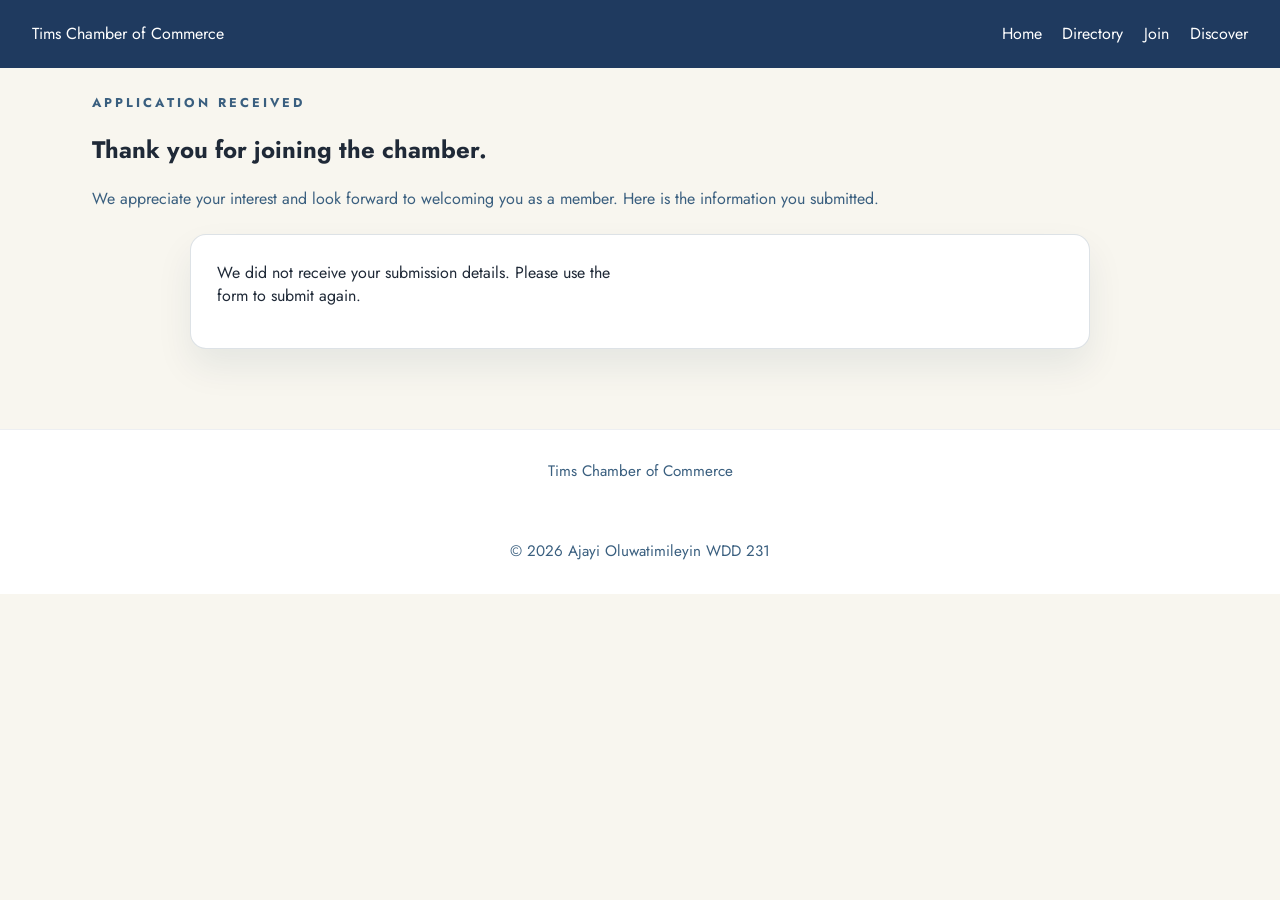
<file: chamber/thankyou.html>
﻿<!DOCTYPE html>
<html lang="en">

<head>
    <meta charset="UTF-8">
    <meta name="viewport" content="width=device-width, initial-scale=1.0">
    <meta name="description" content="Thank you for submitting your membership application to Tims Chamber of Commerce.">
    <meta name="author" content="Ajayi Oluwatimileyin">
    <title>Tims Chamber of Commerce | Thank You</title>
    <link rel="stylesheet" href="styles/small.css">
    <link rel="stylesheet" href="styles/larger.css">
    <link rel="preconnect" href="https://fonts.googleapis.com">
    <link rel="preconnect" href="https://fonts.gstatic.com" crossorigin>
    <link rel="icon" href="images/github.svg">
    <link href="https://fonts.googleapis.com/css2?family=Playfair+Display:ital,wght@0,400;0,600;1,400&family=Jost:wght@300;400;500;600&display=swap" rel="stylesheet">
    <style>
        .thank-you-panel {
            background: white;
            border: 1px solid rgba(17, 50, 77, 0.14);
            border-radius: 1rem;
            padding: 1.6rem;
            max-width: 900px;
            margin: 0 auto;
            box-shadow: 0 18px 36px rgba(17, 50, 77, 0.08);
        }

        .thank-you-panel h2,
        .thank-you-panel p {
            margin: 0 0 1rem;
        }

        .submission-details {
            display: grid;
            gap: 1rem;
            margin-top: 1rem;
        }

        .submission-detail {
            display: grid;
            gap: 0.2rem;
            padding: 1rem;
            border: 1px solid rgba(17, 50, 77, 0.12);
            border-radius: 0.9rem;
            background: #f8f6ef;
        }

        .submission-detail span {
            color: var(--muted);
        }

        .submission-detail strong {
            color: var(--navy);
        }

        .info-grid {
            display: grid;
            gap: 1rem;
        }

        @media screen and (min-width: 740px) {
            .info-grid {
                grid-template-columns: repeat(2, minmax(0, 1fr));
            }
        }
    </style>
</head>

<body>
    <header class="site-header">
        <div class="brand">
            Tims Chamber of Commerce
        </div>
        <button class="menu-toggle" aria-label="Toggle navigation" aria-expanded="false">
            <span></span>
            <span></span>
            <span></span>
        </button>
        <nav class="main-nav" aria-label="Main navigation">
            <a href="index.html">Home</a>
            <a href="directory.html">Directory</a>
            <a href="join.html">Join</a>
            <a href="discover.html">Discover</a>
        </nav>
    </header>

    <main>
        <section class="page-intro">
            <p class="eyebrow">Application received</p>
            <h2>Thank you for joining the chamber.</h2>
            <p>We appreciate your interest and look forward to welcoming you as a member. Here is the information you submitted.</p>
        </section>

        <section class="thank-you-panel">
            <div class="info-grid" id="submission-details"></div>
        </section>
    </main>

    <footer>
        <div>
            <p>Tims Chamber of Commerce</p>
        </div>

        <div class="socials">
            <a href="https://github.com/Timiano-tech/wdd231"><img src="images/github.svg" alt="GitHub"></a>
            <a href="https://www.linkedin.com"><img src="images/linkedin.svg" alt="LinkedIn"></a>
            <a href="https://www.facebook.com"><img src="images/facebook.svg" alt="Facebook"></a>
        </div>

        <div>
            <p>&copy; <span id="currentyear"></span> Ajayi Oluwatimileyin WDD 231</p>
        </div>
    </footer>
    <script src="scripts/thankyou.js" defer></script>
</body>

</html>
</file>
<file: styles/small.css>
header {
    display: flex;
    align-items: center;
    justify-content: space-between;
    padding: 1rem 1.5rem;
    background: var(--primary-color);
    color: var(--white-color);
    position: relative;
    box-shadow: 0 4px 12px rgba(0, 0, 0, 0.15);
    flex-wrap: wrap;
    gap: 0.75rem;
}

.logo {
    display: flex;
    align-items: center;
}

.logo img {
    width: 40px;
    height: 40px;
    filter: brightness(0) invert(1);
}

.name {
    margin-left: 0.75rem;
    font-family: 'Playfair Display', serif;
    font-size: 1.4rem;
    font-weight: 600;
}

.hamburger-menu {
    display: flex;
    flex-direction: column;
    gap: 0.25rem;
    background: transparent;
    border: none;
    cursor: pointer;
    padding: 0.25rem;
    margin-left: auto;
}

.hamburger-menu span {
    display: block;
    width: 1.5rem;
    height: 2px;
    background: var(--white-color);
    border-radius: 999px;
    transition: all 0.3s ease;
}

.hamburger-menu.active span:nth-child(1) {
    transform: translateY(6px) rotate(45deg);
}

.hamburger-menu.active span:nth-child(2) {
    opacity: 0;
}

.hamburger-menu.active span:nth-child(3) {
    transform: translateY(-6px) rotate(-45deg);
}

nav {
    display: none;
    width: 100%;
}

nav.open {
    display: block;
}

nav ul {
    display: flex;
    flex-direction: column;
    gap: 0.5rem;
    padding-top: 0.25rem;
    list-style: none;
}

nav li {
    width: 100%;
}

nav a {
    display: block;
    width: 100%;
    color: var(--white-color);
    text-decoration: none;
    padding: 0.5rem 0.8rem;
    background: rgba(255, 255, 255, 0.08);
}

nav a:hover,
nav a:focus {
    background: var(--hover-color);
    outline: none;
}

/* Main Content */
main {
    padding: 2rem 1.5rem;
    margin: 0 auto;
}

.main-header {
    font-family: 'Playfair Display', serif;
    font-size: 2rem;
    margin-bottom: 1.5rem;
    color: var(--primary-color);
}

section {
    margin-bottom: 2rem;
    background: var(--white-color);
    border-radius: 8px;
}

section h2 {
    text-align: center;
    font-family: 'Playfair Display', serif;
    font-size: 1.5rem;
    margin-bottom: 1rem;
    border-radius: 8px 8px 0 0;
    background: var(--primary-color);
    color: var(--white-color);
}

section p {
    padding: 1.5rem;
    max-width: 900px;
}

.welcome-message {
    display: grid;
    grid-template-columns: 1fr;
    gap: 1.5rem;
}

.student-course {
    grid-column: 1;
}

.student-photo .photo-container {
    display: flex;
    justify-content: center;
    align-items: center;
    padding: 1.5rem;
}

.student-photo img {
    width: 200px;
}

.weather-section {
    background: var(--white-color);
    border-radius: 8px;
    padding: 1rem;
}

.weather-grid {
    display: grid;
    gap: 1rem;
    padding: 1rem;
}

.weather-card {
    background: var(--white-color);
    border: 1px solid rgba(31, 58, 95, 0.12);
    border-radius: 16px;
    padding: 1.4rem;
    box-shadow: 0 14px 28px rgba(31, 58, 95, 0.06);
}

.weather-heading {
    display: flex;
    justify-content: space-between;
    align-items: center;
    gap: 1rem;
    margin-bottom: 1rem;
}

.weather-temp {
    font-size: 2rem;
    font-weight: 700;
    color: var(--primary-color);
}

.weather-description {
    margin: 0 0 0.75rem;
    color: var(--text);
}

.weather-detail {
    margin: 0;
    color: var(-- muted);
}

.status-message {
    margin: 0;
    color: var(--muted);
}

.buttons {
    display: flex;
    justify-content: center;
    gap: 1rem;
    margin-top: 1rem;
    flex-wrap: wrap;
}

button {
    background: var(--primary-color);
    color: var(--white-color);
    border: none;
    padding: 0.5rem 1rem;
    border-radius: 4px;
    cursor: pointer;
    transition: all 0.3s ease;
}

button:hover {
    background: var(--hover-color);
}

button.active {
    background: var(--hover-color);
    box-shadow: 0 0 0 2px rgba(57, 123, 230, 0.3);
}

#course-container {
    display: grid;
    grid-template-columns: 1fr;
    gap: 1.5rem;
    padding: 1.5rem;
}

.units-header {
    grid-column: 1 / -1;
    color: var(--primary-color);
    font-size: 1.1rem;
    font-weight: 600;
    text-align: center;
}

.units-header p {
    margin: 0;
    padding: 0;
}

.course-item {
    background: var(--secondary-color);
    padding: 1.5rem;
    border-radius: 4px;
    transition: transform 0.3s ease, box-shadow 0.3s ease;
}

.course-item:hover {
    transform: translateY(-2px);
    box-shadow: 0 4px 12px rgba(31, 58, 95, 0.1);
}

.course-item h3 {
    color: var(--primary-color);
    margin-bottom: 0.5rem;
    font-family: 'Playfair Display', serif;
}

.course-item p {
    margin: 0.25rem 0;
    padding: 0;
}

/* Footer */
footer.site-footer .socials {
    display: flex;
    justify-content: center;
    gap: 1rem;
    margin-bottom: 0.5rem;
}

footer.site-footer .socials img {
    width: 24px;
    height: 24px;
    filter: brightness(0) invert(1);
    transition: transform 0.3s ease, filter 0.3s ease;
}

footer.site-footer {
    background-color: var(--primary-color);
    color: white;
    text-align: center;
    padding: 15px;
    margin-top: 40px;
}
</file>
<file: styles/larger.css>
/* Larger Screen Styles */
* {
    margin: 0;
    padding: 0;
    box-sizing: border-box;
}

:root {
    --primary-color: #1f3a5f;
    --secondary-color: #f8fafc;
    --white-color: #ffffff;
    --text-color: #1f2937;
    --font-family: 'Jost', sans-serif;
    --hover-color: #3a5f7f;
}

body {
    font-family: 'Jost', sans-serif;
    line-height: 1.6;
    color: #1f2937;
    background: var(--secondary-color);
}

@media (min-width: 701px) {
    header {
        flex-wrap: nowrap;
    }

    .hamburger-menu {
        display: none;
    }

    nav {
        display: block;
        width: auto;
    }

    nav ul {
        display: flex;
        flex-direction: row;
        gap: 0.75rem;
    }

    nav li {
        width: auto;
    }

    nav a {
        display: inline-block;
        width: auto;
        background: transparent;
        padding: 0.5rem 0.8rem;
    }

    nav a:hover,
    nav a:focus {
        background: rgba(255, 255, 255, 0.15);
    }

    .welcome-message {
        grid-template-columns: 1fr 1fr;
        gap: 1.5rem;
    }

    .student-course {
        grid-column: 1 / -1;
    }

    #course-container {
        grid-template-columns: repeat(auto-fit, minmax(300px, 1fr));
    }

    .buttons {
        flex-wrap: nowrap;
    }
}
</file>
<file: chamber/styles/small.css>
:root {
    --navy: #1f3a5f;
    --teal: #1f7a8c;
    --gold: #f2b84b;
    --cream: #f8f6ef;
    --text: #1f2937;
    --muted: #3a5f7f;
    --border: rgba(17, 50, 77, 0.14);
}


* {
    box-sizing: border-box;
}

body {
    margin: 0;
    font-family: 'Jost', sans-serif;
    color: var(--text);
    background: var(--cream);
    overflow-x: hidden;
}

img {
    max-width: 100%;
    display: block;
}

.site-header {
    background: var(--navy);
    color: white;
    padding: 1rem 1.2rem;
    display: flex;
    align-items: center;
    justify-content: space-between;
    position: relative;
}

.brand h1,
.brand p {
    margin: 0;
}

.brand h1 {
    font-family: 'Playfair Display', serif;
    font-size: 1.15rem;
}

.menu-toggle {
    background: transparent;
    border: 1px solid rgba(255, 255, 255, 0.3);
    border-radius: 0.35rem;
    padding: 0.45rem;
    display: flex;
    flex-direction: column;
    gap: 0.2rem;
    cursor: pointer;
}

.menu-toggle span {
    width: 1.3rem;
    height: 2px;
    background: white;
    display: block;
}

.main-nav {
    display: none;
    flex-direction: column;
    gap: 0.35rem;
    position: absolute;
    top: 100%;
    left: 0;
    right: 0;
    background: var(--navy);
    padding: 0.9rem 1.2rem 1.2rem;
    z-index: 10;
}

.main-nav.open {
    display: flex;
}

.main-nav a {
    color: white;
    text-decoration: none;
    padding: 0.45rem 0;
    border-bottom: 1px solid rgba(255, 255, 255, 0.2);
}

.main-nav a.active {
    color: var(--gold);
}

.button {
    display: inline-flex;
    align-items: center;
    justify-content: center;
    gap: 0.35rem;
    padding: 0.9rem 1.4rem;
    border-radius: 999px;
    text-decoration: none;
    font-weight: 700;
    transition: transform 0.2s ease, background-color 0.2s ease, color 0.2s ease;
}

.button:hover,
.button:focus-visible {
    transform: translateY(-1px);
}

.button-primary {
    background: var(--teal);
    color: white;
    border: 1px solid transparent;
}

.button-secondary {
    background: transparent;
    color: var(--navy);
    border: 1px solid var(--navy);
}

.hero {
    background: linear-gradient(180deg, rgba(248, 246, 239, 0.95), rgba(255, 255, 255, 0.92));
    border: 1px solid rgba(31, 58, 95, 0.12);
    border-radius: 2rem;
    padding: 2.4rem 1.4rem;
    margin-bottom: 2rem;
    box-shadow: 0 24px 60px rgba(17, 50, 77, 0.07);
}

.hero-content {
    max-width: 720px;
    margin: 0 auto;
    text-align: center;
}

.eyebrow {
    text-transform: uppercase;
    letter-spacing: 0.24em;
    color: var(--gold);
    font-size: 0.8rem;
    font-weight: 700;
    margin-bottom: 1rem;
}

.hero h1 {
    margin: 0;
    font-family: 'Playfair Display', serif;
    font-size: clamp(2.6rem, 5vw, 3.8rem);
    line-height: 1.02;
    color: var(--navy);
}

.hero p {
    margin: 1.4rem auto 1.8rem;
    max-width: 640px;
    color: var(--muted);
    line-height: 1.8;
    font-size: 1rem;
}

.hero-actions {
    display: flex;
    flex-wrap: wrap;
    justify-content: center;
    gap: 1rem;
}

.section {
    padding: 1.75rem 0;
}

.section-header {
    max-width: 780px;
    margin-bottom: 1.4rem;
}

.section-header h2 {
    margin: 0 0 0.5rem;
    font-family: 'Playfair Display', serif;
    font-size: 2rem;
    color: var(--navy);
}

.section-header p {
    margin: 0;
    color: var(--muted);
    line-height: 1.75;
}

.events-grid,
.weather-grid,
.spotlight-grid {
    display: grid;
    gap: 1.3rem;
}

.event-card,
.weather-card {
    background: white;
    border: 1px solid var(--border);
    border-radius: 1.5rem;
    padding: 1.5rem;
    box-shadow: 0 14px 30px rgba(17, 50, 77, 0.06);
}

.event-card h3,
.forecast-card h3 {
    margin: 0 0 0.9rem;
    font-size: 1.2rem;
    color: var(--navy);
}

.event-meta {
    margin: 0 0 1rem;
    color: var(--muted);
    font-size: 0.95rem;
}

.forecast-list {
    display: grid;
    gap: 0.9rem;
}

.current-weather {
    min-height: 200px;
    display: grid;
    place-items: center;
}

footer {
    padding: 1.8rem 1.2rem;
    margin-top: 2rem;
    background: white;
    border-top: 1px solid rgba(31, 58, 95, 0.08);
    display: grid;
    gap: 1rem;
    justify-items: center;
    color: var(--muted);
}

.socials {
    display: flex;
    gap: 1rem;
}

.discover-hero {
    background: linear-gradient(180deg, rgba(248, 246, 239, 0.95), rgba(255, 255, 255, 0.92));
    border: 1px solid rgba(31, 58, 95, 0.12);
    border-radius: 2rem;
    padding: 2.4rem 1.4rem;
    margin-bottom: 1.8rem;
    box-shadow: 0 24px 60px rgba(17, 50, 77, 0.07);
}

.visit-message {
    width: min(100%, 920px);
    margin: 0 auto 2rem;
    padding: 1rem 1.2rem;
    background: #f0f8ff;
    border: 1px solid rgba(17, 50, 77, 0.12);
    border-radius: 1.25rem;
    color: var(--navy);
    text-align: center;
}

.page-intro {
    padding: 0 0 1.5rem;
}

.discover-grid {
    display: grid;
    gap: 1.25rem;
}

.discover-card {
    background: white;
    border: 1px solid var(--border);
    border-radius: 1.5rem;
    padding: 1.5rem;
    box-shadow: 0 14px 30px rgba(17, 50, 77, 0.06);
    display: grid;
    gap: 1rem;
}

.discover-card h2 {
    margin: 0;
    font-size: 1.25rem;
}

.discover-card address {
    font-style: normal;
    color: var(--muted);
}

.discover-card p {
    margin: 0;
    color: var(--muted);
    line-height: 1.75;
}

.discover-card button {
    justify-self: start;
    border: none;
    background: var(--teal);
    color: white;
    padding: 0.95rem 1.3rem;
    border-radius: 999px;
    cursor: pointer;
    transition: transform 0.2s ease, filter 0.2s ease;
}

.discover-card button:hover,
.discover-card button:focus-visible {
    transform: translateY(-2px);
    filter: brightness(1.04);
}

.discover-image {
    overflow: hidden;
    border-radius: 1.25rem;
}

.discover-image img {
    width: 100%;
    height: auto;
    display: block;
}

.socials img {
    width: 1.4rem;
    height: auto;
    filter: grayscale(70%);
    transition: filter 0.2s ease, transform 0.2s ease;
}

.socials a:hover img,
.socials a:focus-visible img {
    filter: none;
    transform: translateY(-1px);
}

footer p {
    margin: 0;
    font-size: 0.95rem;
    line-height: 1.7;
}

main {
    padding: 0 1.2rem;
    max-width: 1160px;
    margin: 0 auto;
}

.page-intro p {
    margin: 0;
    color: var(--muted);
}

.view-toggle {
    display: inline-flex;
    justify-content: center;
    gap: 0.5rem;
    flex-wrap: wrap;
}

.toggle-btn {
    border: 1px solid var(--border);
    background: white;
    color: var(--navy);
    padding: 0.6rem 0.95rem;
    border-radius: 8px;
    cursor: pointer;
    font-weight: 600;
}

.toggle-btn.active {
    background: var(--gold);
    color: #1a1a1a;
    border-color: var(--gold);
}

.member-list {
    display: grid;
    gap: 1rem;
}

.member-list.list {
    display: flex;
    flex-direction: column;
    gap: 0.85rem;
}

.member-list.list .member-card {
    display: flex;
    flex-direction: column;
    gap: 0.7rem;
}

.member-list.list .member-card img {
    display: none;
}

.member-list.list .member-body {
    display: flex;
    flex-direction: column;
}

.member-list.list .member-heading {
    align-items: flex-start;
    flex-direction: column;
}

.member-list.list .member-description {
    margin: 0.25rem 0 0.6rem;
}

.member-list.list .member-details {
    display: grid;
    grid-template-columns: 1fr;
    gap: 0.35rem 1rem;
}

.member-list.list .member-details p {
    margin: 0;
}

.member-list.list .member-card p {
    margin: 0.2rem 0;
}

.member-card {
    background: white;
    border: 1px solid var(--border);
    border-radius: 1rem;
    padding: 1rem;
    box-shadow: 0 10px 20px rgba(17, 50, 77, 0.06);
}

.member-card img {
    width: 100%;
    height: 140px;
    object-fit: cover;
    border-radius: 0.8rem;
    margin-bottom: 0.9rem;
    background: var(--cream);
}

.member-heading {
    display: flex;
    align-items: center;
    justify-content: space-between;
    gap: 0.75rem;
}

.member-heading h3 {
    margin: 0;
    font-size: 1.05rem;
}

.membership-badge {
    background: rgba(242, 184, 75, 0.18);
    color: #8a5a00;
    padding: 0.3rem 0.55rem;
    border-radius: 999px;
    font-size: 0.8rem;
    font-weight: 700;
}

.member-description {
    color: var(--muted);
    margin: 0.5rem 0 0.8rem;
}

.member-card p {
    margin: 0.25rem 0;
    color: var(--text);
}

.member-card a {
    display: inline-block;
    margin-top: 0.7rem;
    color: var(--teal);
    font-weight: 700;
    text-decoration: none;
}

.status-message {
    padding: 1rem;
    background: white;
    border-radius: 1rem;
    border: 1px solid var(--border);
}
</file>
<file: chamber/styles/larger.css>
@media screen and (min-width: 760px) {
    .site-header {
        padding: 1.2rem 2rem;
    }

    .menu-toggle {
        display: none;
    }

    .main-nav {
        display: flex;
        position: static;
        flex-direction: row;
        gap: 1.3rem;
        padding: 0;
        background: transparent;
    }

    .main-nav a {
        border-bottom: none;
        padding: 0.2rem 0;
    }



    .member-list.grid {
        grid-template-columns: repeat(2, minmax(0, 1fr));
    }

    .member-list.list .member-card {
        display: block;
    }

    .member-list.list .member-card img {
        display: none;
    }

    .member-list.list .member-body {
        min-width: 0;
    }

    .member-list.list .member-details {
        grid-template-columns: repeat(2, minmax(0, 1fr));
        align-items: start;
    }

    .events-grid,
    .weather-grid,
    .spotlight-grid,
    .discover-grid {
        grid-template-columns: repeat(2, minmax(0, 1fr));
    }
}

@media screen and (min-width: 900px) {
    .discover-grid {
        grid-template-columns: repeat(4, minmax(0, 1fr));
    }
}

@media screen and (min-width: 1100px) {
    main {
        padding: 1.6rem 2rem 3rem;
    }

    .member-list.grid {
        grid-template-columns: repeat(3, minmax(0, 1fr));
    }
}
</file>
<file: website_plan/styles.css>
:root {
    --color-bg: #ffffff;
    --color-surface: #ffffff;
    --color-border: rgba(18, 18, 18, 0.08);
    --color-text: #1f1f1f;
    --color-muted: #6d6d6d;
    --color-accent: #12101a;
    --color-gold: #bf8c29;
    --font-display: "Bebas Neue", "Arial Narrow", sans-serif;
    --font-body: "Inter", -apple-system, BlinkMacSystemFont, "Segoe UI", sans-serif;
    --font-mono: "Space Mono", "Courier New", monospace;
    --max-width: 860px;
    --radius: 18px;
}

*,
*::before,
*::after {
    box-sizing: border-box;
}

body {
    margin: 0;
    min-height: 100vh;
    background: var(--color-bg);
    color: var(--color-text);
    font-family: var(--font-body);
    line-height: 1.7;
}

body,
button,
input,
textarea {
    font: inherit;
}

img,
svg {
    max-width: 100%;
    display: block;
}

h1,
h2,
h3 {
    font-family: var(--font-display);
    letter-spacing: 0.04em;
    color: var(--color-text);
    margin: 0;
}

a {
    color: var(--color-accent);
}

a:focus-visible,
button:focus-visible {
    outline: 3px solid var(--color-accent);
    outline-offset: 2px;
}

code {
    font-family: var(--font-mono);
    background: rgba(242, 183, 5, 0.12);
    color: var(--color-accent);
    padding: 0.15em 0.4em;
    border-radius: 4px;
}

/* ---------- header ---------- */

.site-header {
    padding: 3.5rem 1.5rem 2.5rem;
    text-align: center;
}

.eyebrow,
.eyebrow-mono {
    font-family: var(--font-mono);
    text-transform: uppercase;
    letter-spacing: 0.12em;
    font-size: 0.75rem;
    color: var(--color-muted);
    margin: 0 0 1rem;
}

.marquee {
    font-size: clamp(3rem, 12vw, 5.5rem);
    color: var(--color-gold);
    text-shadow: 0 0 22px rgba(242, 183, 5, 0.35);
}

.tagline {
    max-width: 34rem;
    margin: 0.75rem auto 0;
    color: var(--color-muted);
    font-size: 1.05rem;
}

main {
    width: min(100%, var(--max-width));
    margin: 0 auto;
    padding: 2.5rem 1.5rem 3rem;
}

.plan-section {
    margin-bottom: 2rem;
    background: #fafafa;
    border: 1px solid var(--color-border);
    border-radius: var(--radius);
    padding: 1.75rem;
    box-shadow: 0 10px 24px rgba(0, 0, 0, 0.04);
}

.plan-section h2 {
    margin: 0 0 1rem;
    font-size: clamp(1.75rem, 4vw, 2.5rem);
}

.plan-section p,
.simple-list {
    margin: 0;
    color: var(--color-text);
    font-size: 1rem;
}

.simple-list {
    list-style: none;
    padding: 0;
    display: grid;
    gap: 0.9rem;
}

.simple-list li {
    background: #ffffff;
    border: 1px solid var(--color-border);
    border-radius: 14px;
    padding: 1rem 1.25rem;
}

/* ---------- wireframe placeholder ---------- */

.wireframe-placeholder {
    padding: 2rem;
    min-height: 200px;
    background: #ffffff;
    border: 1px dashed var(--color-border);
    border-radius: var(--radius);
    display: grid;
    place-items: center;
    text-align: center;
    color: var(--color-muted);
}

/* ---------- footer ---------- */

.site-footer {
    text-align: center;
    padding: 1.75rem 1.5rem 2.5rem;
    color: var(--color-muted);
    font-size: 0.9rem;
}

@media (min-width: 760px) {
    main {
        padding: 3rem 2rem 4rem;
    }

    .plan-section {
        margin-bottom: 3rem;
    }
}
</file>
<file: chamber/styles/join.css>
.join-grid {
    display: grid;
    gap: 1.4rem;
}

.membership-form,
.membership-cards {
    background: white;
    border: 1px solid rgba(17, 50, 77, 0.14);
    border-radius: 1rem;
    padding: 1.3rem;
    box-shadow: 0 12px 24px rgba(17, 50, 77, 0.07);
}

.membership-form {
    display: grid;
    gap: 1rem;
}

.membership-form label {
    display: grid;
    gap: 0.45rem;
    font-weight: 600;
    color: var(--navy);
}

.membership-form input[type="text"],
.membership-form input[type="email"],
.membership-form input[type="tel"],
.membership-form select,
.membership-form textarea {
    width: 100%;
    border: 1px solid rgba(17, 50, 77, 0.18);
    border-radius: 0.75rem;
    padding: 0.85rem 1rem;
    font: inherit;
    color: var(--text);
    background: #fff;
}

.membership-form textarea {
    resize: vertical;
    min-height: 120px;
}

.membership-form .form-actions {
    display: flex;
    justify-content: flex-end;
}

.membership-form button {
    border: none;
    background: var(--gold);
    color: var(--text);
    padding: 0.95rem 1.4rem;
    border-radius: 999px;
    font-size: 1rem;
    font-weight: 700;
    cursor: pointer;
}

.membership-form button:hover,
.membership-form button:focus-visible {
    outline: 3px solid rgba(242, 184, 75, 0.5);
    outline-offset: 3px;
}

.membership-cards {
    display: grid;
    gap: 1rem;
}

.cards-header h3 {
    margin: 0 0 0.4rem;
    font-family: 'Playfair Display', serif;
    font-size: 1.3rem;
}

.cards-grid {
    display: grid;
    gap: 0.9rem;
}

.membership-card {
    background: linear-gradient(180deg, rgba(242, 184, 75, 0.12), #fff 85%);
    border: 1px solid rgba(242, 184, 75, 0.35);
    border-radius: 1rem;
    padding: 1rem;
    display: grid;
    gap: 0.8rem;
    animation: card-load 0.9s ease-out forwards;
    opacity: 0;
    transform: translateY(16px);
}

.membership-card:nth-child(1) {
    animation-delay: 0.08s;
}

.membership-card:nth-child(2) {
    animation-delay: 0.18s;
}

.membership-card:nth-child(3) {
    animation-delay: 0.28s;
}

.membership-card:nth-child(4) {
    animation-delay: 0.38s;
}

.membership-card h4 {
    margin: 0;
    color: var(--navy);
}

.membership-card p {
    margin: 0;
    color: var(--muted);
}

.membership-card a {
    color: var(--teal);
    font-weight: 700;
    text-decoration: none;
}

.modal {
    position: fixed;
    inset: 0;
    display: grid;
    place-items: center;
    background: rgba(0, 0, 0, 0.45);
    padding: 1.5rem;
    z-index: 20;
    opacity: 0;
    pointer-events: none;
    transition: opacity 0.25s ease;
}

.modal.open {
    opacity: 1;
    pointer-events: auto;
}

.modal-panel {
    width: min(680px, 100%);
    background: white;
    border-radius: 1rem;
    padding: 1.5rem;
    box-shadow: 0 24px 48px rgba(17, 50, 77, 0.18);
    max-height: min(90vh, 780px);
    overflow-y: auto;
}

.modal-close {
    background: transparent;
    border: none;
    color: var(--navy);
    font-size: 1.5rem;
    position: absolute;
    right: 1.2rem;
    top: 1.2rem;
    cursor: pointer;
}

.modal-content {
    position: relative;
}

.modal-panel h3 {
    margin-top: 0;
}

.modal-panel ul {
    margin: 1rem 0 0;
    padding-left: 1.2rem;
}

@keyframes card-load {
    from {
        opacity: 0;
        transform: translateY(18px);
    }

    to {
        opacity: 1;
        transform: translateY(0);
    }
}

@media screen and (min-width: 900px) {
    .join-grid {
        grid-template-columns: minmax(0, 1fr) 360px;
        align-items: start;
    }

    .membership-cards {
        position: sticky;
        top: 1.8rem;
        align-self: start;
    }
}
</file>
